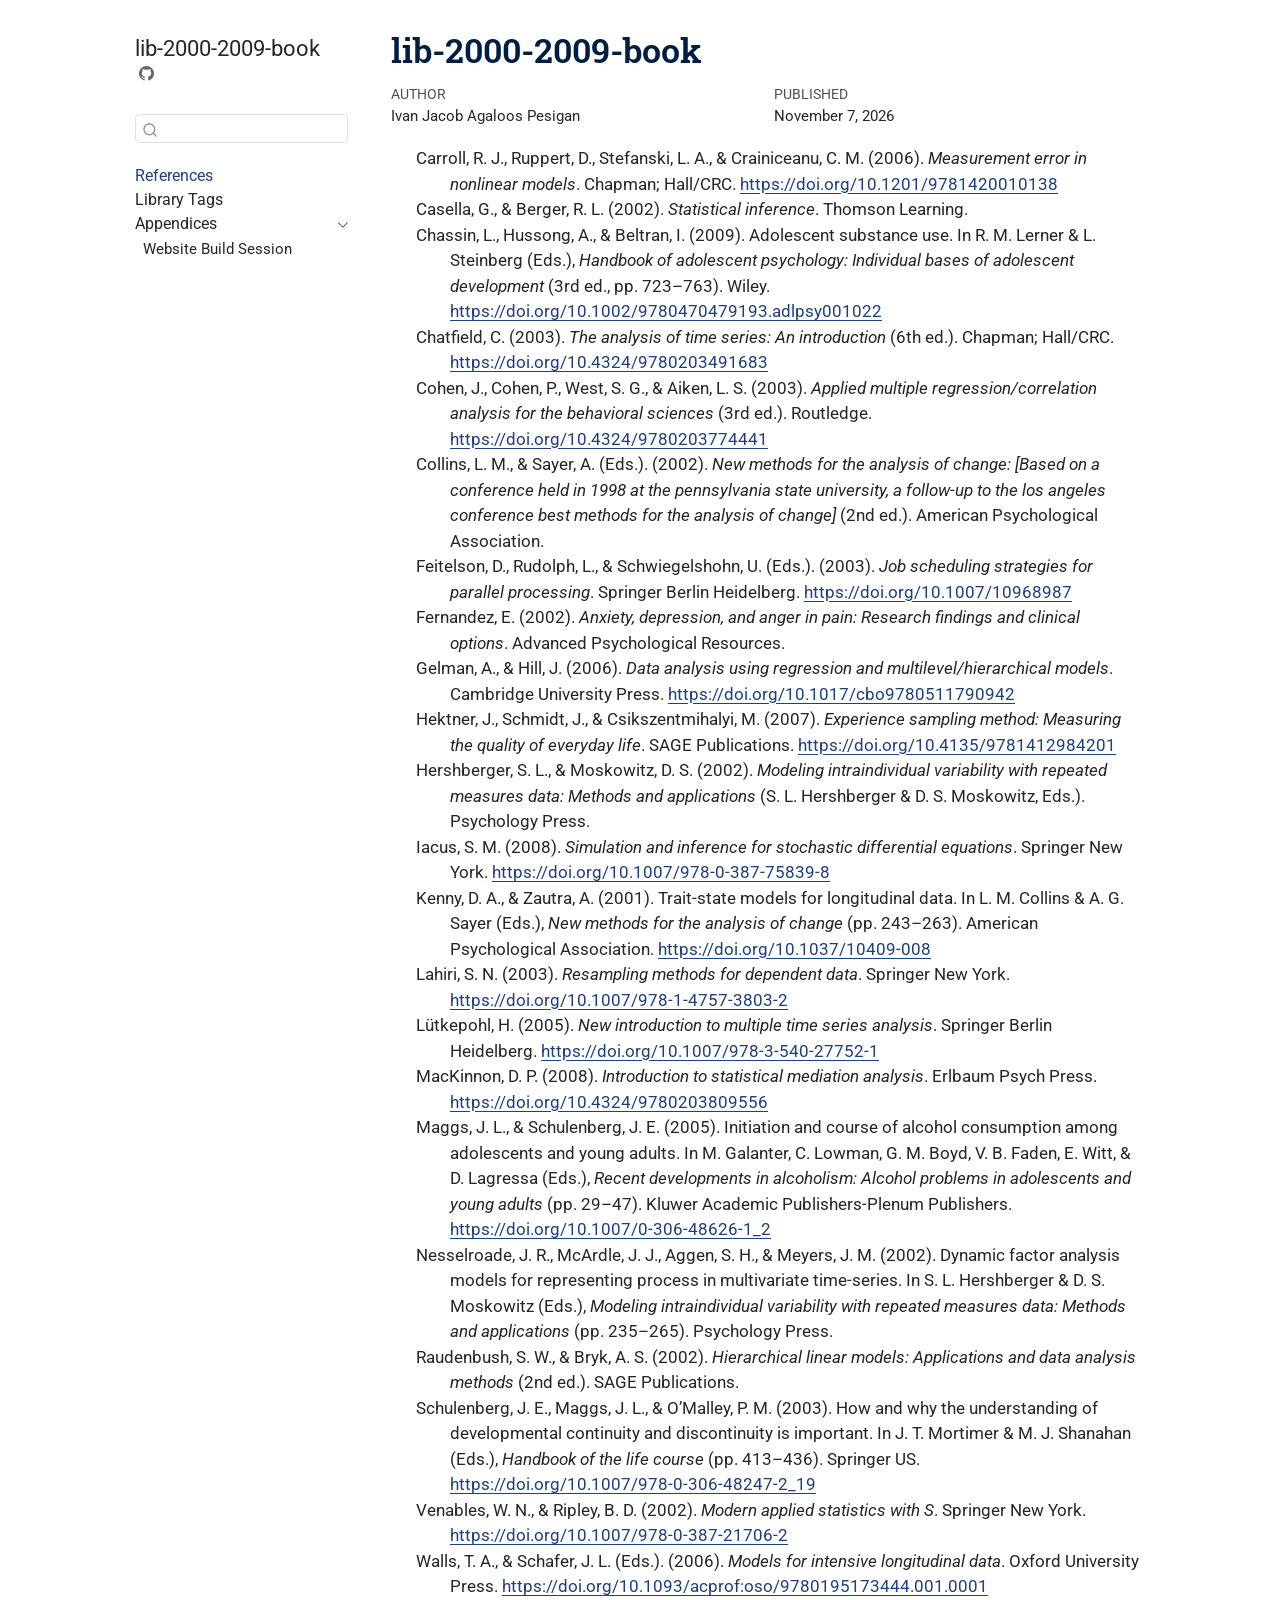
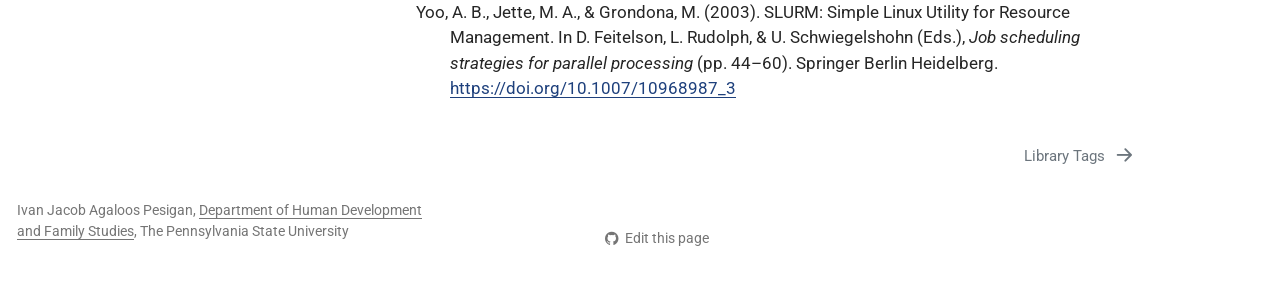
<file: index.html>
<!DOCTYPE html>
<html xmlns="http://www.w3.org/1999/xhtml" lang="en" xml:lang="en"><head>

<meta charset="utf-8">
<meta name="generator" content="quarto-1.10.18">

<meta name="viewport" content="width=device-width, initial-scale=1.0, user-scalable=yes">

<meta name="author" content="Ivan Jacob Agaloos Pesigan">
<meta name="dcterms.date" content="2026-11-07">

<title>lib-2000-2009-book</title>
<style>
/* Default styles provided by pandoc.
** See https://pandoc.org/MANUAL.html#variables-for-html for config info.
*/
span.smallcaps{font-variant: small-caps;}
div.columns{display: flex; gap: 1.5em;}
div.column{flex: auto;}
@media screen {
div.columns{gap: min(4vw, 1.5em);}
div.column{overflow-x: auto;}
}
div.hanging-indent{margin-left: 1.5em; text-indent: -1.5em;}
ul.task-list{list-style: none;}
ul.task-list li input[type="checkbox"] {
  width: 0.8em;
  margin: 0 0.8em 0.2em -1em; /* quarto-specific, see https://github.com/quarto-dev/quarto-cli/issues/4556 */ 
  vertical-align: middle;
}
/* CSS for citations */
div.csl-bib-body { }
div.csl-entry {
  clear: both;
  margin-bottom: 0em;
}
.hanging-indent div.csl-entry {
  margin-left:2em;
  text-indent:-2em;
}
div.csl-left-margin {
  min-width:2em;
  float:left;
}
div.csl-right-inline {
  margin-left:2em;
  padding-left:1em;
}
div.csl-indent {
  margin-left: 2em;
}</style>


<script src="site_libs/quarto-nav/quarto-nav.js"></script>
<script src="site_libs/clipboard/clipboard.min.js"></script>
<script src="site_libs/quarto-search/autocomplete.umd.js"></script>
<script src="site_libs/quarto-search/fuse.min.js"></script>
<script src="site_libs/quarto-search/quarto-search.js"></script>
<meta name="quarto:offset" content="./">
<link href="./.setup/quarto/tags/tags.html" rel="next">
<script src="site_libs/quarto-html/quarto.js" type="module"></script>
<script src="site_libs/quarto-html/tabsets/tabsets.js" type="module"></script>
<script src="site_libs/quarto-html/popper.min.js"></script>
<script src="site_libs/quarto-html/tippy.umd.min.js"></script>
<script src="site_libs/quarto-html/anchor.min.js"></script>
<link href="site_libs/quarto-html/tippy.css" rel="stylesheet">
<link href="site_libs/quarto-html/quarto-syntax-highlighting-9f2e10f040d16531586f8c80be1a4e32.css" rel="stylesheet" id="quarto-text-highlighting-styles">
<script src="site_libs/bootstrap/bootstrap.min.js"></script>
<link href="site_libs/bootstrap/bootstrap-icons.css" rel="stylesheet">
<link href="site_libs/bootstrap/bootstrap-19a6b68ca47ff48d9abaa9a0d3c511cf.min.css" rel="stylesheet" append-hash="true" id="quarto-bootstrap" data-mode="light">
<script id="quarto-search-options" type="application/json">{
  "location": "sidebar",
  "copy-button": false,
  "collapse-after": 3,
  "panel-placement": "start",
  "type": "textbox",
  "limit": 50,
  "keyboard-shortcut": [
    "f",
    "/",
    "s"
  ],
  "show-item-context": false,
  "language": {
    "search-no-results-text": "No results",
    "search-matching-documents-text": "matching documents",
    "search-copy-link-title": "Copy link to search",
    "search-hide-matches-text": "Hide additional matches",
    "search-more-match-text": "more match in this document",
    "search-more-matches-text": "more matches in this document",
    "search-clear-button-title": "Clear",
    "search-text-placeholder": "",
    "search-detached-cancel-button-title": "Cancel",
    "search-submit-button-title": "Submit",
    "search-label": "Search"
  }
}</script>


</head>

<body class="nav-sidebar floating fullcontent quarto-light">

<div id="quarto-search-results"></div>
  <header id="quarto-header" class="headroom fixed-top">
  <nav class="quarto-secondary-nav">
    <div class="container-fluid d-flex">
      <button type="button" class="quarto-btn-toggle btn" data-bs-toggle="collapse" role="button" data-bs-target=".quarto-sidebar-collapse-item" aria-controls="quarto-sidebar" aria-expanded="false" aria-label="Toggle sidebar navigation" onclick="if (window.quartoToggleHeadroom) { window.quartoToggleHeadroom(); }">
        <i class="bi bi-layout-text-sidebar-reverse"></i>
      </button>
        <nav class="quarto-page-breadcrumbs" aria-label="breadcrumb"><ol class="breadcrumb"><li class="breadcrumb-item"><a href="./index.html"><span class="chapter-title">References</span></a></li></ol></nav>
        <a class="flex-grow-1" role="navigation" data-bs-toggle="collapse" data-bs-target=".quarto-sidebar-collapse-item" aria-controls="quarto-sidebar" aria-expanded="false" aria-label="Toggle sidebar navigation" onclick="if (window.quartoToggleHeadroom) { window.quartoToggleHeadroom(); }">      
        </a>
      <button type="button" class="btn quarto-search-button" aria-label="Search" onclick="window.quartoOpenSearch();">
        <i class="bi bi-search"></i>
      </button>
    </div>
  </nav>
</header>
<!-- content -->
<div id="quarto-content" class="quarto-container page-columns page-rows-contents page-layout-article">
<!-- sidebar -->
  <nav id="quarto-sidebar" class="sidebar collapse collapse-horizontal quarto-sidebar-collapse-item sidebar-navigation floating overflow-auto">
    <div class="pt-lg-2 mt-2 text-left sidebar-header">
    <div class="sidebar-title mb-0 py-0">
      <a href="./">lib-2000-2009-book</a> 
        <div class="sidebar-tools-main">
    <a href="https://github.com/ijapesigan/lib-2000-2009-book" title="Source Code" class="quarto-navigation-tool px-1" aria-label="Source Code"><i class="bi bi-github"></i></a>
</div>
    </div>
      </div>
        <div class="mt-2 flex-shrink-0 align-items-center">
        <div class="sidebar-search">
        <div id="quarto-search" class="" title="Search"></div>
        </div>
        </div>
    <div class="sidebar-menu-container"> 
    <ul class="list-unstyled mt-1">
        <li class="sidebar-item">
  <div class="sidebar-item-container"> 
  <a href="./index.html" class="sidebar-item-text sidebar-link active"><span class="chapter-title">References</span></a>
  </div>
</li>
        <li class="sidebar-item">
  <div class="sidebar-item-container"> 
  <a href="./.setup/quarto/tags/tags.html" class="sidebar-item-text sidebar-link"><span class="chapter-title">Library Tags</span></a>
  </div>
</li>
        <li class="sidebar-item sidebar-item-section">
      <div class="sidebar-item-container"> 
            <a class="sidebar-item-text sidebar-link text-start" data-bs-toggle="collapse" data-bs-target="#quarto-sidebar-section-1" role="navigation" aria-expanded="true">
 <span class="menu-text">Appendices</span></a>
          <a class="sidebar-item-toggle text-start" data-bs-toggle="collapse" data-bs-target="#quarto-sidebar-section-1" role="navigation" aria-expanded="true" aria-label="Toggle section">
            <i class="bi bi-chevron-right ms-2"></i>
          </a> 
      </div>
      <ul id="quarto-sidebar-section-1" class="collapse list-unstyled sidebar-section depth1 show">  
          <li class="sidebar-item">
  <div class="sidebar-item-container"> 
  <a href="./.setup/quarto/session/session.html" class="sidebar-item-text sidebar-link"><span class="chapter-title">Website Build Session</span></a>
  </div>
</li>
      </ul>
  </li>
    </ul>
    </div>
</nav>
<div id="quarto-sidebar-glass" class="quarto-sidebar-collapse-item" data-bs-toggle="collapse" data-bs-target=".quarto-sidebar-collapse-item"></div>
<!-- margin-sidebar -->
    
<!-- main -->
<main class="content" id="quarto-document-content">

<header id="title-block-header" class="quarto-title-block default">
<div class="quarto-title">
<h1 class="title">lib-2000-2009-book</h1>
</div>



<div class="quarto-title-meta">

    <div>
    <div class="quarto-title-meta-heading">Author</div>
    <div class="quarto-title-meta-contents">
             <p>Ivan Jacob Agaloos Pesigan </p>
          </div>
  </div>
    
    <div>
    <div class="quarto-title-meta-heading">Published</div>
    <div class="quarto-title-meta-contents">
      <p class="date">November 7, 2026</p>
    </div>
  </div>
  
    
  </div>
  


</header>


<div id="refs" class="references csl-bib-body hanging-indent" data-entry-spacing="0" data-line-spacing="2" role="list">
<div id="ref-Carroll-Ruppert-Stefanski-etal-2006" class="csl-entry" role="listitem">
Carroll, R. J., Ruppert, D., Stefanski, L. A., &amp; Crainiceanu, C. M.
(2006). <em>Measurement error in nonlinear models</em>. Chapman;
Hall/CRC. <a href="https://doi.org/10.1201/9781420010138">https://doi.org/10.1201/9781420010138</a>
</div>
<div id="ref-Casella-Berger-2002" class="csl-entry" role="listitem">
Casella, G., &amp; Berger, R. L. (2002). <em>Statistical inference</em>.
Thomson Learning.
</div>
<div id="ref-Chassin-Hussong-Beltran-2009" class="csl-entry" role="listitem">
Chassin, L., Hussong, A., &amp; Beltran, I. (2009). Adolescent substance
use. In R. M. Lerner &amp; L. Steinberg (Eds.), <em>Handbook of
adolescent psychology: Individual bases of adolescent development</em>
(3rd ed., pp. 723–763). Wiley. <a href="https://doi.org/10.1002/9780470479193.adlpsy001022">https://doi.org/10.1002/9780470479193.adlpsy001022</a>
</div>
<div id="ref-Chatfield-2003" class="csl-entry" role="listitem">
Chatfield, C. (2003). <em>The analysis of time series: An
introduction</em> (6th ed.). Chapman; Hall/CRC. <a href="https://doi.org/10.4324/9780203491683">https://doi.org/10.4324/9780203491683</a>
</div>
<div id="ref-Cohen-Cohen-West-etal-2003" class="csl-entry" role="listitem">
Cohen, J., Cohen, P., West, S. G., &amp; Aiken, L. S. (2003).
<em>Applied multiple regression/correlation analysis for the behavioral
sciences</em> (3rd ed.). Routledge. <a href="https://doi.org/10.4324/9780203774441">https://doi.org/10.4324/9780203774441</a>
</div>
<div id="ref-Collins-Sayer-2002" class="csl-entry" role="listitem">
Collins, L. M., &amp; Sayer, A. (Eds.). (2002). <em>New methods for the
analysis of change: [Based on a conference held in 1998 at the
pennsylvania state university, a follow-up to the los angeles conference
best methods for the analysis of change]</em> (2nd ed.). American
Psychological Association.
</div>
<div id="ref-Feitelson-Rudolph-Schwiegelshohn-2003" class="csl-entry" role="listitem">
Feitelson, D., Rudolph, L., &amp; Schwiegelshohn, U. (Eds.). (2003).
<em>Job scheduling strategies for parallel processing</em>. Springer
Berlin Heidelberg. <a href="https://doi.org/10.1007/10968987">https://doi.org/10.1007/10968987</a>
</div>
<div id="ref-Fernandez-2002" class="csl-entry" role="listitem">
Fernandez, E. (2002). <em>Anxiety, depression, and anger in pain:
Research findings and clinical options</em>. Advanced Psychological
Resources.
</div>
<div id="ref-Gelman-Hill-2006" class="csl-entry" role="listitem">
Gelman, A., &amp; Hill, J. (2006). <em>Data analysis using regression
and multilevel/hierarchical models</em>. Cambridge University Press. <a href="https://doi.org/10.1017/cbo9780511790942">https://doi.org/10.1017/cbo9780511790942</a>
</div>
<div id="ref-Hektner-Schmidt-Csikszentmihalyi-2007" class="csl-entry" role="listitem">
Hektner, J., Schmidt, J., &amp; Csikszentmihalyi, M. (2007).
<em>Experience sampling method: Measuring the quality of everyday
life</em>. SAGE Publications. <a href="https://doi.org/10.4135/9781412984201">https://doi.org/10.4135/9781412984201</a>
</div>
<div id="ref-Hershberger-Moskowitz-2002" class="csl-entry" role="listitem">
Hershberger, S. L., &amp; Moskowitz, D. S. (2002). <em>Modeling
intraindividual variability with repeated measures data: Methods and
applications</em> (S. L. Hershberger &amp; D. S. Moskowitz, Eds.).
Psychology Press.
</div>
<div id="ref-Iacus-2008" class="csl-entry" role="listitem">
Iacus, S. M. (2008). <em>Simulation and inference for stochastic
differential equations</em>. Springer New York. <a href="https://doi.org/10.1007/978-0-387-75839-8">https://doi.org/10.1007/978-0-387-75839-8</a>
</div>
<div id="ref-Kenny-Zautra-2001" class="csl-entry" role="listitem">
Kenny, D. A., &amp; Zautra, A. (2001). Trait-state models for
longitudinal data. In L. M. Collins &amp; A. G. Sayer (Eds.), <em>New
methods for the analysis of change</em> (pp. 243–263). American
Psychological Association. <a href="https://doi.org/10.1037/10409-008">https://doi.org/10.1037/10409-008</a>
</div>
<div id="ref-Lahiri-2003b" class="csl-entry" role="listitem">
Lahiri, S. N. (2003). <em>Resampling methods for dependent data</em>.
Springer New York. <a href="https://doi.org/10.1007/978-1-4757-3803-2">https://doi.org/10.1007/978-1-4757-3803-2</a>
</div>
<div id="ref-Lutkepohl-2005" class="csl-entry" role="listitem">
Lütkepohl, H. (2005). <em>New introduction to multiple time series
analysis</em>. Springer Berlin Heidelberg. <a href="https://doi.org/10.1007/978-3-540-27752-1">https://doi.org/10.1007/978-3-540-27752-1</a>
</div>
<div id="ref-MacKinnon-2008" class="csl-entry" role="listitem">
MacKinnon, D. P. (2008). <em>Introduction to statistical mediation
analysis</em>. Erlbaum Psych Press. <a href="https://doi.org/10.4324/9780203809556">https://doi.org/10.4324/9780203809556</a>
</div>
<div id="ref-Maggs-Schulenberg-2005" class="csl-entry" role="listitem">
Maggs, J. L., &amp; Schulenberg, J. E. (2005). Initiation and course of
alcohol consumption among adolescents and young adults. In M. Galanter,
C. Lowman, G. M. Boyd, V. B. Faden, E. Witt, &amp; D. Lagressa (Eds.),
<em>Recent developments in alcoholism: Alcohol problems in adolescents
and young adults</em> (pp. 29–47). Kluwer Academic Publishers-Plenum
Publishers. <a href="https://doi.org/10.1007/0-306-48626-1_2">https://doi.org/10.1007/0-306-48626-1_2</a>
</div>
<div id="ref-Nesselroade-McArdle-Aggen-etal-2002" class="csl-entry" role="listitem">
Nesselroade, J. R., McArdle, J. J., Aggen, S. H., &amp; Meyers, J. M.
(2002). Dynamic factor analysis models for representing process in
multivariate time-series. In S. L. Hershberger &amp; D. S. Moskowitz
(Eds.), <em>Modeling intraindividual variability with repeated measures
data: Methods and applications</em> (pp. 235–265). Psychology Press.
</div>
<div id="ref-Raudenbush-Bryk-2002" class="csl-entry" role="listitem">
Raudenbush, S. W., &amp; Bryk, A. S. (2002). <em>Hierarchical linear
models: Applications and data analysis methods</em> (2nd ed.). SAGE
Publications.
</div>
<div id="ref-Schulenberg-Maggs-OMalley-2003" class="csl-entry" role="listitem">
Schulenberg, J. E., Maggs, J. L., &amp; O’Malley, P. M. (2003). How and
why the understanding of developmental continuity and discontinuity is
important. In J. T. Mortimer &amp; M. J. Shanahan (Eds.), <em>Handbook
of the life course</em> (pp. 413–436). Springer US. <a href="https://doi.org/10.1007/978-0-306-48247-2_19">https://doi.org/10.1007/978-0-306-48247-2_19</a>
</div>
<div id="ref-Venables-Ripley-2002" class="csl-entry" role="listitem">
Venables, W. N., &amp; Ripley, B. D. (2002). <em>Modern applied
statistics with <span>S</span></em>. Springer New York. <a href="https://doi.org/10.1007/978-0-387-21706-2">https://doi.org/10.1007/978-0-387-21706-2</a>
</div>
<div id="ref-Walls-Schafer-2006" class="csl-entry" role="listitem">
Walls, T. A., &amp; Schafer, J. L. (Eds.). (2006). <em>Models for
intensive longitudinal data</em>. Oxford University Press. <a href="https://doi.org/10.1093/acprof:oso/9780195173444.001.0001">https://doi.org/10.1093/acprof:oso/9780195173444.001.0001</a>
</div>
<div id="ref-Yoo-Jette-Grondona-2003" class="csl-entry" role="listitem">
Yoo, A. B., Jette, M. A., &amp; Grondona, M. (2003). <span class="nocase">SLURM: Simple Linux Utility for Resource
Management</span>. In D. Feitelson, L. Rudolph, &amp; U. Schwiegelshohn
(Eds.), <em>Job scheduling strategies for parallel processing</em> (pp.
44–60). Springer Berlin Heidelberg. <a href="https://doi.org/10.1007/10968987_3">https://doi.org/10.1007/10968987_3</a>
</div>
</div>



</main> <!-- /main -->
<script id="quarto-html-after-body" type="application/javascript">
  window.document.addEventListener("DOMContentLoaded", function (event) {
    const icon = "";
    const anchorJS = new window.AnchorJS();
    anchorJS.options = {
      placement: 'right',
      icon: icon
    };
    anchorJS.add('.anchored');
    const isCodeAnnotation = (el) => {
      for (const clz of el.classList) {
        if (clz.startsWith('code-annotation-')) {                     
          return true;
        }
      }
      return false;
    }
    const onCopySuccess = function(e) {
      // button target
      const button = e.trigger;
      // don't keep focus
      button.blur();
      // flash "checked"
      button.classList.add('code-copy-button-checked');
      var currentTitle = button.getAttribute("title");
      button.setAttribute("title", "Copied!");
      let tooltip;
      if (window.bootstrap) {
        button.setAttribute("data-bs-toggle", "tooltip");
        button.setAttribute("data-bs-placement", "left");
        button.setAttribute("data-bs-title", "Copied!");
        tooltip = new bootstrap.Tooltip(button, 
          { trigger: "manual", 
            customClass: "code-copy-button-tooltip",
            offset: [0, -8]});
        tooltip.show();    
      }
      setTimeout(function() {
        if (tooltip) {
          tooltip.hide();
          button.removeAttribute("data-bs-title");
          button.removeAttribute("data-bs-toggle");
          button.removeAttribute("data-bs-placement");
        }
        button.setAttribute("title", currentTitle);
        button.classList.remove('code-copy-button-checked');
      }, 1000);
      // clear code selection
      e.clearSelection();
    }
    const getTextToCopy = function(trigger) {
      const outerScaffold = trigger.parentElement.cloneNode(true);
      const codeEl = outerScaffold.querySelector('code');
      for (const childEl of codeEl.children) {
        if (isCodeAnnotation(childEl)) {
          childEl.remove();
        }
      }
      return codeEl.innerText;
    }
    const clipboard = new window.ClipboardJS('.code-copy-button:not([data-in-quarto-modal])', {
      text: getTextToCopy
    });
    clipboard.on('success', onCopySuccess);
    if (window.document.getElementById('quarto-embedded-source-code-modal')) {
      const clipboardModal = new window.ClipboardJS('.code-copy-button[data-in-quarto-modal]', {
        text: getTextToCopy,
        container: window.document.getElementById('quarto-embedded-source-code-modal')
      });
      clipboardModal.on('success', onCopySuccess);
    }
      var localhostRegex = new RegExp(/^(?:http|https):\/\/localhost\:?[0-9]*\//);
      var mailtoRegex = new RegExp(/^mailto:/);
        var filterRegex = new RegExp("https:\/\/ijapesigan\.github\.io\/lib-2000-2009-book\/index\.html");
      var isInternal = (href) => {
          return filterRegex.test(href) || localhostRegex.test(href) || mailtoRegex.test(href);
      }
      // Inspect non-navigation links and adorn them if external
     var links = window.document.querySelectorAll('a[href]:not(.nav-link):not(.navbar-brand):not(.toc-action):not(.sidebar-link):not(.sidebar-item-toggle):not(.pagination-link):not(.no-external):not([aria-hidden]):not(.dropdown-item):not(.quarto-navigation-tool):not(.about-link)');
      for (var i=0; i<links.length; i++) {
        const link = links[i];
        if (!isInternal(link.href)) {
          // undo the damage that might have been done by quarto-nav.js in the case of
          // links that we want to consider external
          if (link.dataset.originalHref !== undefined) {
            link.href = link.dataset.originalHref;
          }
        }
      }
    function tippyHover(el, contentFn, onTriggerFn, onUntriggerFn) {
      const config = {
        allowHTML: true,
        maxWidth: 500,
        delay: 100,
        arrow: false,
        appendTo: function(el) {
            return el.parentElement;
        },
        interactive: true,
        interactiveBorder: 10,
        theme: 'quarto',
        placement: 'bottom-start',
      };
      if (contentFn) {
        config.content = contentFn;
      }
      if (onTriggerFn) {
        config.onTrigger = onTriggerFn;
      }
      if (onUntriggerFn) {
        config.onUntrigger = onUntriggerFn;
      }
      window.tippy(el, config); 
    }
    const noterefs = window.document.querySelectorAll('a[role="doc-noteref"]');
    for (var i=0; i<noterefs.length; i++) {
      const ref = noterefs[i];
      tippyHover(ref, function() {
        // use id or data attribute instead here
        let href = ref.getAttribute('data-footnote-href') || ref.getAttribute('href');
        try { href = new URL(href).hash; } catch {}
        const id = href.replace(/^#\/?/, "");
        const note = window.document.getElementById(id);
        if (note) {
          return note.innerHTML;
        } else {
          return "";
        }
      });
    }
    const xrefs = window.document.querySelectorAll('a.quarto-xref');
    const processXRef = (id, note) => {
      // Strip column container classes
      const stripColumnClz = (el) => {
        el.classList.remove("page-full", "page-columns");
        if (el.children) {
          for (const child of el.children) {
            stripColumnClz(child);
          }
        }
      }
      stripColumnClz(note)
      if (id === null || id.startsWith('sec-')) {
        // Special case sections, only their first couple elements
        const container = document.createElement("div");
        if (note.children && note.children.length > 2) {
          container.appendChild(note.children[0].cloneNode(true));
          for (let i = 1; i < note.children.length; i++) {
            const child = note.children[i];
            if (child.tagName === "P" && child.innerText === "") {
              continue;
            } else {
              container.appendChild(child.cloneNode(true));
              break;
            }
          }
          if (window.Quarto?.typesetMath) {
            window.Quarto.typesetMath(container);
          }
          return container.innerHTML
        } else {
          if (window.Quarto?.typesetMath) {
            window.Quarto.typesetMath(note);
          }
          return note.innerHTML;
        }
      } else {
        // Remove any anchor links if they are present
        const anchorLink = note.querySelector('a.anchorjs-link');
        if (anchorLink) {
          anchorLink.remove();
        }
        if (window.Quarto?.typesetMath) {
          window.Quarto.typesetMath(note);
        }
        if (note.classList.contains("callout")) {
          return note.outerHTML;
        } else {
          return note.innerHTML;
        }
      }
    }
    for (var i=0; i<xrefs.length; i++) {
      const xref = xrefs[i];
      tippyHover(xref, undefined, function(instance) {
        instance.disable();
        let url = xref.getAttribute('href');
        let hash = undefined; 
        if (url.startsWith('#')) {
          hash = url;
        } else {
          try { hash = new URL(url).hash; } catch {}
        }
        if (hash) {
          const id = hash.replace(/^#\/?/, "");
          const note = window.document.getElementById(id);
          if (note !== null) {
            try {
              const html = processXRef(id, note.cloneNode(true));
              instance.setContent(html);
            } finally {
              instance.enable();
              instance.show();
            }
          } else {
            // See if we can fetch this
            fetch(url.split('#')[0])
            .then(res => res.text())
            .then(html => {
              const parser = new DOMParser();
              const htmlDoc = parser.parseFromString(html, "text/html");
              const note = htmlDoc.getElementById(id);
              if (note !== null) {
                const html = processXRef(id, note);
                instance.setContent(html);
              } 
            }).finally(() => {
              instance.enable();
              instance.show();
            });
          }
        } else {
          // See if we can fetch a full url (with no hash to target)
          // This is a special case and we should probably do some content thinning / targeting
          fetch(url)
          .then(res => res.text())
          .then(html => {
            const parser = new DOMParser();
            const htmlDoc = parser.parseFromString(html, "text/html");
            const note = htmlDoc.querySelector('main.content');
            if (note !== null) {
              // This should only happen for chapter cross references
              // (since there is no id in the URL)
              // remove the first header
              if (note.children.length > 0 && note.children[0].tagName === "HEADER") {
                note.children[0].remove();
              }
              const html = processXRef(null, note);
              instance.setContent(html);
            } 
          }).finally(() => {
            instance.enable();
            instance.show();
          });
        }
      }, function(instance) {
      });
    }
        let selectedAnnoteEl;
        const selectorForAnnotation = ( cell, annotation) => {
          let cellAttr = 'data-code-cell="' + cell + '"';
          let lineAttr = 'data-code-annotation="' +  annotation + '"';
          const selector = 'span[' + cellAttr + '][' + lineAttr + ']';
          return selector;
        }
        const selectCodeLines = (annoteEl) => {
          const doc = window.document;
          const targetCell = annoteEl.getAttribute("data-target-cell");
          const targetAnnotation = annoteEl.getAttribute("data-target-annotation");
          const annoteSpan = window.document.querySelector(selectorForAnnotation(targetCell, targetAnnotation));
          const lines = annoteSpan.getAttribute("data-code-lines").split(",");
          const lineIds = lines.map((line) => {
            return targetCell + "-" + line;
          })
          let top = null;
          let height = null;
          let parent = null;
          if (lineIds.length > 0) {
              //compute the position of the single el (top and bottom and make a div)
              const el = window.document.getElementById(lineIds[0]);
              top = el.offsetTop;
              height = el.offsetHeight;
              parent = el.parentElement.parentElement;
            if (lineIds.length > 1) {
              const lastEl = window.document.getElementById(lineIds[lineIds.length - 1]);
              const bottom = lastEl.offsetTop + lastEl.offsetHeight;
              height = bottom - top;
            }
            if (top !== null && height !== null && parent !== null) {
              // cook up a div (if necessary) and position it 
              let div = window.document.getElementById("code-annotation-line-highlight");
              if (div === null) {
                div = window.document.createElement("div");
                div.setAttribute("id", "code-annotation-line-highlight");
                div.style.position = 'absolute';
                parent.appendChild(div);
              }
              div.style.top = top - 2 + "px";
              div.style.height = height + 4 + "px";
              div.style.left = 0;
              let gutterDiv = window.document.getElementById("code-annotation-line-highlight-gutter");
              if (gutterDiv === null) {
                gutterDiv = window.document.createElement("div");
                gutterDiv.setAttribute("id", "code-annotation-line-highlight-gutter");
                gutterDiv.style.position = 'absolute';
                const codeCell = window.document.getElementById(targetCell);
                const gutter = codeCell.querySelector('.code-annotation-gutter');
                gutter.appendChild(gutterDiv);
              }
              gutterDiv.style.top = top - 2 + "px";
              gutterDiv.style.height = height + 4 + "px";
            }
            selectedAnnoteEl = annoteEl;
          }
        };
        const unselectCodeLines = () => {
          const elementsIds = ["code-annotation-line-highlight", "code-annotation-line-highlight-gutter"];
          elementsIds.forEach((elId) => {
            const div = window.document.getElementById(elId);
            if (div) {
              div.remove();
            }
          });
          selectedAnnoteEl = undefined;
        };
          // Handle positioning of the toggle
      window.addEventListener(
        "resize",
        throttle(() => {
          elRect = undefined;
          if (selectedAnnoteEl) {
            selectCodeLines(selectedAnnoteEl);
          }
        }, 10)
      );
      function throttle(fn, ms) {
      let throttle = false;
      let timer;
        return (...args) => {
          if(!throttle) { // first call gets through
              fn.apply(this, args);
              throttle = true;
          } else { // all the others get throttled
              if(timer) clearTimeout(timer); // cancel #2
              timer = setTimeout(() => {
                fn.apply(this, args);
                timer = throttle = false;
              }, ms);
          }
        };
      }
        // Attach click handler to the DT
        const annoteDls = window.document.querySelectorAll('dt[data-target-cell]');
        for (const annoteDlNode of annoteDls) {
          annoteDlNode.addEventListener('click', (event) => {
            const clickedEl = event.target;
            if (clickedEl !== selectedAnnoteEl) {
              unselectCodeLines();
              const activeEl = window.document.querySelector('dt[data-target-cell].code-annotation-active');
              if (activeEl) {
                activeEl.classList.remove('code-annotation-active');
              }
              selectCodeLines(clickedEl);
              clickedEl.classList.add('code-annotation-active');
            } else {
              // Unselect the line
              unselectCodeLines();
              clickedEl.classList.remove('code-annotation-active');
            }
          });
        }
    const findCites = (el) => {
      const parentEl = el.parentElement;
      if (parentEl) {
        const cites = parentEl.dataset.cites;
        if (cites) {
          return {
            el,
            cites: cites.split(' ')
          };
        } else {
          return findCites(el.parentElement)
        }
      } else {
        return undefined;
      }
    };
    var bibliorefs = window.document.querySelectorAll('a[role="doc-biblioref"]');
    for (var i=0; i<bibliorefs.length; i++) {
      const ref = bibliorefs[i];
      const citeInfo = findCites(ref);
      if (citeInfo) {
        tippyHover(citeInfo.el, function() {
          var popup = window.document.createElement('div');
          citeInfo.cites.forEach(function(cite) {
            var citeDiv = window.document.createElement('div');
            citeDiv.classList.add('hanging-indent');
            citeDiv.classList.add('csl-entry');
            var biblioDiv = window.document.getElementById('ref-' + cite);
            if (biblioDiv) {
              citeDiv.innerHTML = biblioDiv.innerHTML;
            }
            popup.appendChild(citeDiv);
          });
          return popup.innerHTML;
        });
      }
    }
  });
  </script>
<nav class="page-navigation">
  <div class="nav-page nav-page-previous">
  </div>
  <div class="nav-page nav-page-next">
      <a href="./.setup/quarto/tags/tags.html" class="pagination-link" aria-label="Library Tags">
        <span class="nav-page-text"><span class="chapter-title">Library Tags</span></span> <i class="bi bi-arrow-right-short"></i>
      </a>
  </div>
</nav>
</div> <!-- /content -->
<footer class="footer">
  <div class="nav-footer">
    <div class="nav-footer-left">
<p>Ivan Jacob Agaloos Pesigan, <a href="https://hhd.psu.edu/hdfs">Department of Human Development and Family Studies</a>, The Pennsylvania State University</p>
</div>   
    <div class="nav-footer-center">
      &nbsp;
    <div class="toc-actions"><ul><li><a href="https://github.com/ijapesigan/lib-2000-2009-book/edit/main/index.qmd" class="toc-action"><i class="bi bi-github"></i>Edit this page</a></li></ul></div></div>
    <div class="nav-footer-right">
      &nbsp;
    </div>
  </div>
</footer>




</body></html>
</file>
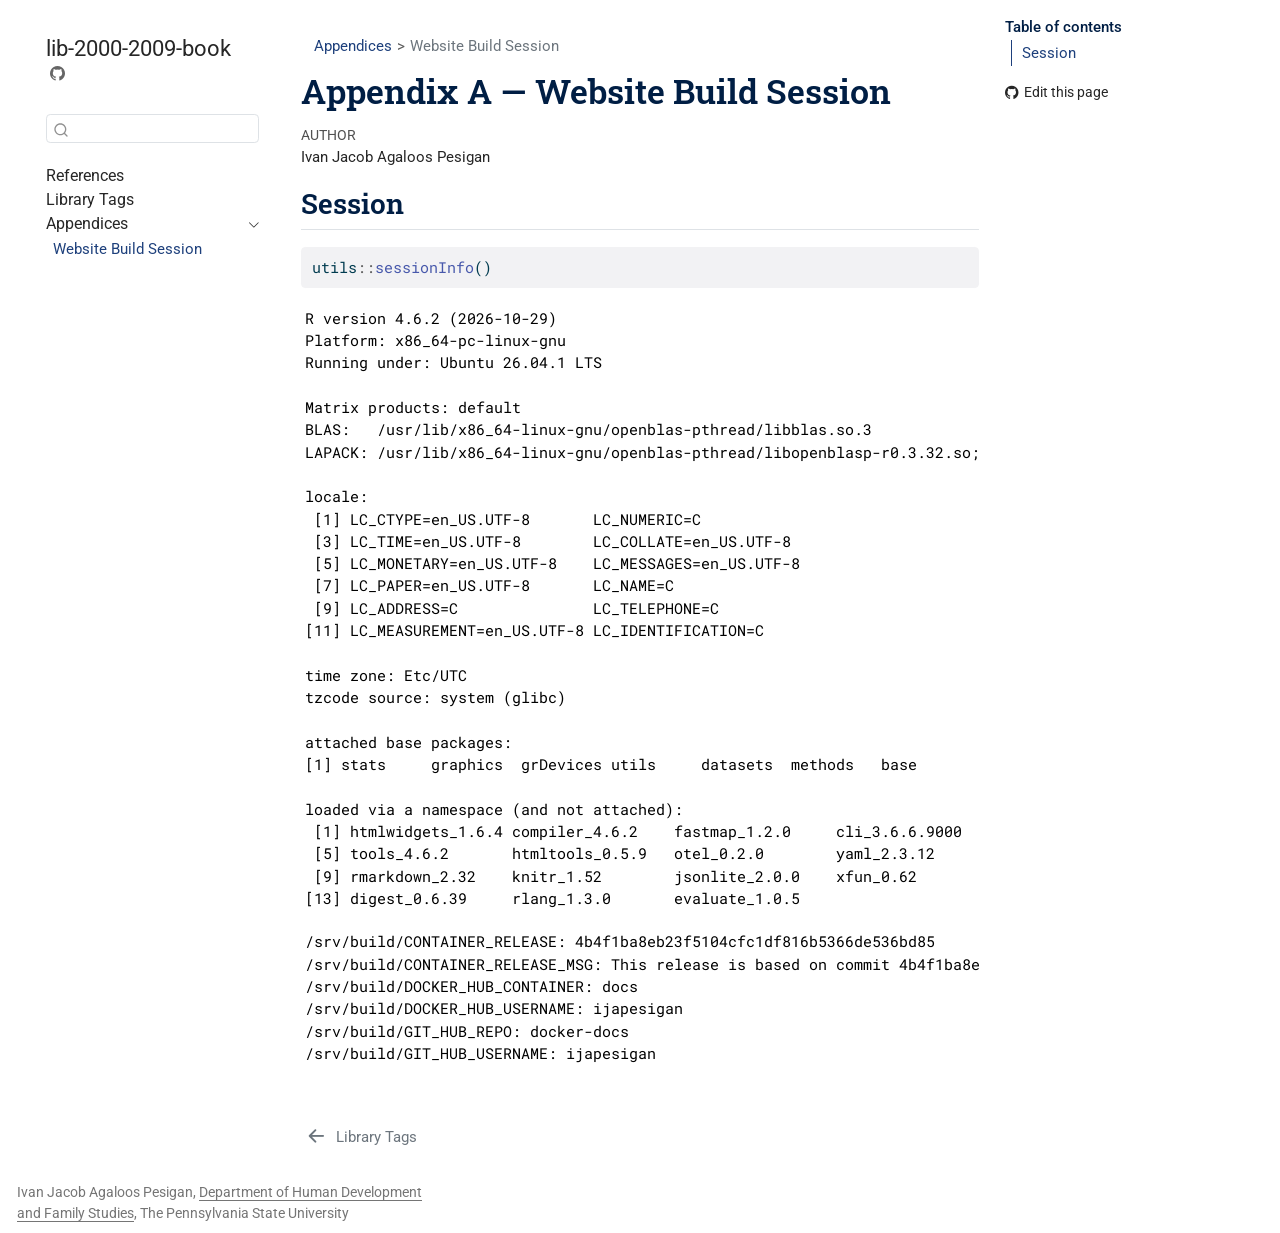
<file: .setup/quarto/session/session.html>
<!DOCTYPE html>
<html xmlns="http://www.w3.org/1999/xhtml" lang="en" xml:lang="en"><head>

<meta charset="utf-8">
<meta name="generator" content="quarto-1.10.18">

<meta name="viewport" content="width=device-width, initial-scale=1.0, user-scalable=yes">

<meta name="author" content="Ivan Jacob Agaloos Pesigan">

<title>Appendix A — Website Build Session – lib-2000-2009-book</title>
<style>
/* Default styles provided by pandoc.
** See https://pandoc.org/MANUAL.html#variables-for-html for config info.
*/
span.smallcaps{font-variant: small-caps;}
div.columns{display: flex; gap: 1.5em;}
div.column{flex: auto;}
@media screen {
div.columns{gap: min(4vw, 1.5em);}
div.column{overflow-x: auto;}
}
div.hanging-indent{margin-left: 1.5em; text-indent: -1.5em;}
ul.task-list{list-style: none;}
ul.task-list li input[type="checkbox"] {
  width: 0.8em;
  margin: 0 0.8em 0.2em -1em; /* quarto-specific, see https://github.com/quarto-dev/quarto-cli/issues/4556 */ 
  vertical-align: middle;
}
/* CSS for syntax highlighting */
html { -webkit-text-size-adjust: 100%; }
pre > code.sourceCode { white-space: pre; position: relative; }
pre > code.sourceCode > span { display: inline-block; line-height: 1.25; }
pre > code.sourceCode > span:empty { height: 1.2em; }
.sourceCode { overflow: visible; }
code.sourceCode > span { color: inherit; text-decoration: inherit; }
div.sourceCode { margin: 1em 0; }
pre.sourceCode { margin: 0; }
@media screen {
div.sourceCode { overflow: auto; }
}
@media print {
pre > code.sourceCode { white-space: pre-wrap; }
pre > code.sourceCode > span { text-indent: -5em; padding-left: 5em; }
}
pre.numberSource code
  { counter-reset: source-line 0; }
pre.numberSource code > span
  { position: relative; left: -4em; counter-increment: source-line; }
pre.numberSource code > span > a:first-child::before
  { content: counter(source-line);
    position: relative; left: -1em; text-align: right; vertical-align: baseline;
    border: none; display: inline-block;
    -webkit-touch-callout: none; -webkit-user-select: none;
    -khtml-user-select: none; -moz-user-select: none;
    -ms-user-select: none; user-select: none;
    padding: 0 4px; width: 4em;
  }
pre.numberSource { margin-left: 3em;  padding-left: 4px; }
div.sourceCode
  {   }
@media screen {
pre > code.sourceCode > span > a:first-child::before { text-decoration: underline; }
}
</style>


<script src="../../../site_libs/quarto-nav/quarto-nav.js"></script>
<script src="../../../site_libs/clipboard/clipboard.min.js"></script>
<script src="../../../site_libs/quarto-search/autocomplete.umd.js"></script>
<script src="../../../site_libs/quarto-search/fuse.min.js"></script>
<script src="../../../site_libs/quarto-search/quarto-search.js"></script>
<meta name="quarto:offset" content="../../../">
<link href="../../../.setup/quarto/tags/tags.html" rel="prev">
<script src="../../../site_libs/quarto-html/quarto.js" type="module"></script>
<script src="../../../site_libs/quarto-html/tabsets/tabsets.js" type="module"></script>
<script src="../../../site_libs/quarto-html/popper.min.js"></script>
<script src="../../../site_libs/quarto-html/tippy.umd.min.js"></script>
<script src="../../../site_libs/quarto-html/anchor.min.js"></script>
<link href="../../../site_libs/quarto-html/tippy.css" rel="stylesheet">
<link href="../../../site_libs/quarto-html/quarto-syntax-highlighting-9f2e10f040d16531586f8c80be1a4e32.css" rel="stylesheet" id="quarto-text-highlighting-styles">
<script src="../../../site_libs/bootstrap/bootstrap.min.js"></script>
<link href="../../../site_libs/bootstrap/bootstrap-icons.css" rel="stylesheet">
<link href="../../../site_libs/bootstrap/bootstrap-19a6b68ca47ff48d9abaa9a0d3c511cf.min.css" rel="stylesheet" append-hash="true" id="quarto-bootstrap" data-mode="light">
<script id="quarto-search-options" type="application/json">{
  "location": "sidebar",
  "copy-button": false,
  "collapse-after": 3,
  "panel-placement": "start",
  "type": "textbox",
  "limit": 50,
  "keyboard-shortcut": [
    "f",
    "/",
    "s"
  ],
  "show-item-context": false,
  "language": {
    "search-no-results-text": "No results",
    "search-matching-documents-text": "matching documents",
    "search-copy-link-title": "Copy link to search",
    "search-hide-matches-text": "Hide additional matches",
    "search-more-match-text": "more match in this document",
    "search-more-matches-text": "more matches in this document",
    "search-clear-button-title": "Clear",
    "search-text-placeholder": "",
    "search-detached-cancel-button-title": "Cancel",
    "search-submit-button-title": "Submit",
    "search-label": "Search"
  }
}</script>


</head>

<body class="nav-sidebar floating quarto-light">

<div id="quarto-search-results"></div>
  <header id="quarto-header" class="headroom fixed-top">
  <nav class="quarto-secondary-nav">
    <div class="container-fluid d-flex">
      <button type="button" class="quarto-btn-toggle btn" data-bs-toggle="collapse" role="button" data-bs-target=".quarto-sidebar-collapse-item" aria-controls="quarto-sidebar" aria-expanded="false" aria-label="Toggle sidebar navigation" onclick="if (window.quartoToggleHeadroom) { window.quartoToggleHeadroom(); }">
        <i class="bi bi-layout-text-sidebar-reverse"></i>
      </button>
        <nav class="quarto-page-breadcrumbs" aria-label="breadcrumb"><ol class="breadcrumb"><li class="breadcrumb-item"><a href="../../../.setup/quarto/session/session.html">Appendices</a></li><li class="breadcrumb-item"><a href="../../../.setup/quarto/session/session.html"><span class="chapter-title">Website Build Session</span></a></li></ol></nav>
        <a class="flex-grow-1" role="navigation" data-bs-toggle="collapse" data-bs-target=".quarto-sidebar-collapse-item" aria-controls="quarto-sidebar" aria-expanded="false" aria-label="Toggle sidebar navigation" onclick="if (window.quartoToggleHeadroom) { window.quartoToggleHeadroom(); }">      
        </a>
      <button type="button" class="btn quarto-search-button" aria-label="Search" onclick="window.quartoOpenSearch();">
        <i class="bi bi-search"></i>
      </button>
    </div>
  </nav>
</header>
<!-- content -->
<div id="quarto-content" class="quarto-container page-columns page-rows-contents page-layout-article">
<!-- sidebar -->
  <nav id="quarto-sidebar" class="sidebar collapse collapse-horizontal quarto-sidebar-collapse-item sidebar-navigation floating overflow-auto">
    <div class="pt-lg-2 mt-2 text-left sidebar-header">
    <div class="sidebar-title mb-0 py-0">
      <a href="../../../">lib-2000-2009-book</a> 
        <div class="sidebar-tools-main">
    <a href="https://github.com/ijapesigan/lib-2000-2009-book" title="Source Code" class="quarto-navigation-tool px-1" aria-label="Source Code"><i class="bi bi-github"></i></a>
</div>
    </div>
      </div>
        <div class="mt-2 flex-shrink-0 align-items-center">
        <div class="sidebar-search">
        <div id="quarto-search" class="" title="Search"></div>
        </div>
        </div>
    <div class="sidebar-menu-container"> 
    <ul class="list-unstyled mt-1">
        <li class="sidebar-item">
  <div class="sidebar-item-container"> 
  <a href="../../../index.html" class="sidebar-item-text sidebar-link"><span class="chapter-title">References</span></a>
  </div>
</li>
        <li class="sidebar-item">
  <div class="sidebar-item-container"> 
  <a href="../../../.setup/quarto/tags/tags.html" class="sidebar-item-text sidebar-link"><span class="chapter-title">Library Tags</span></a>
  </div>
</li>
        <li class="sidebar-item sidebar-item-section">
      <div class="sidebar-item-container"> 
            <a class="sidebar-item-text sidebar-link text-start" data-bs-toggle="collapse" data-bs-target="#quarto-sidebar-section-1" role="navigation" aria-expanded="true">
 <span class="menu-text">Appendices</span></a>
          <a class="sidebar-item-toggle text-start" data-bs-toggle="collapse" data-bs-target="#quarto-sidebar-section-1" role="navigation" aria-expanded="true" aria-label="Toggle section">
            <i class="bi bi-chevron-right ms-2"></i>
          </a> 
      </div>
      <ul id="quarto-sidebar-section-1" class="collapse list-unstyled sidebar-section depth1 show">  
          <li class="sidebar-item">
  <div class="sidebar-item-container"> 
  <a href="../../../.setup/quarto/session/session.html" class="sidebar-item-text sidebar-link active"><span class="chapter-title">Website Build Session</span></a>
  </div>
</li>
      </ul>
  </li>
    </ul>
    </div>
</nav>
<div id="quarto-sidebar-glass" class="quarto-sidebar-collapse-item" data-bs-toggle="collapse" data-bs-target=".quarto-sidebar-collapse-item"></div>
<!-- margin-sidebar -->
    <div id="quarto-margin-sidebar" class="sidebar margin-sidebar">
        <nav id="TOC" role="doc-toc" class="toc-active">
    <h2 id="toc-title">Table of contents</h2>
   
  <ul>
  <li><a href="#session" id="toc-session" class="nav-link active" data-scroll-target="#session">Session</a></li>
  </ul>
<div class="toc-actions"><ul><li><a href="https://github.com/ijapesigan/lib-2000-2009-book/edit/main/.setup/quarto/session/session.qmd" class="toc-action"><i class="bi bi-github"></i>Edit this page</a></li></ul></div></nav>
    </div>
<!-- main -->
<main class="content" id="quarto-document-content">

<header id="title-block-header" class="quarto-title-block default"><nav class="quarto-page-breadcrumbs quarto-title-breadcrumbs d-none d-lg-block" aria-label="breadcrumb"><ol class="breadcrumb"><li class="breadcrumb-item"><a href="../../../.setup/quarto/session/session.html">Appendices</a></li><li class="breadcrumb-item"><a href="../../../.setup/quarto/session/session.html"><span class="chapter-title">Website Build Session</span></a></li></ol></nav>
<div class="quarto-title">
<h1 class="title">Appendix A — Website Build Session</h1>
</div>



<div class="quarto-title-meta">

    <div>
    <div class="quarto-title-meta-heading">Author</div>
    <div class="quarto-title-meta-contents">
             <p>Ivan Jacob Agaloos Pesigan </p>
          </div>
  </div>
    
  
    
  </div>
  


</header>


<section id="session" class="level2">
<h2 class="anchored" data-anchor-id="session">Session</h2>
<div class="cell">
<div class="code-copy-outer-scaffold"><div class="sourceCode cell-code" id="cb1"><pre class="sourceCode r code-with-copy"><code class="sourceCode r"><span id="cb1-1"><a href="#cb1-1" aria-hidden="true" tabindex="-1"></a>utils<span class="sc">::</span><span class="fu">sessionInfo</span>()</span></code></pre></div><button title="Copy to Clipboard" class="code-copy-button"><i class="bi"></i></button></div>
<div class="cell-output cell-output-stdout">
<pre><code>R version 4.6.2 (2026-10-29)
Platform: x86_64-pc-linux-gnu
Running under: Ubuntu 26.04.1 LTS

Matrix products: default
BLAS:   /usr/lib/x86_64-linux-gnu/openblas-pthread/libblas.so.3 
LAPACK: /usr/lib/x86_64-linux-gnu/openblas-pthread/libopenblasp-r0.3.32.so;  LAPACK version 3.12.0

locale:
 [1] LC_CTYPE=en_US.UTF-8       LC_NUMERIC=C              
 [3] LC_TIME=en_US.UTF-8        LC_COLLATE=en_US.UTF-8    
 [5] LC_MONETARY=en_US.UTF-8    LC_MESSAGES=en_US.UTF-8   
 [7] LC_PAPER=en_US.UTF-8       LC_NAME=C                 
 [9] LC_ADDRESS=C               LC_TELEPHONE=C            
[11] LC_MEASUREMENT=en_US.UTF-8 LC_IDENTIFICATION=C       

time zone: Etc/UTC
tzcode source: system (glibc)

attached base packages:
[1] stats     graphics  grDevices utils     datasets  methods   base     

loaded via a namespace (and not attached):
 [1] htmlwidgets_1.6.4 compiler_4.6.2    fastmap_1.2.0     cli_3.6.6.9000   
 [5] tools_4.6.2       htmltools_0.5.9   otel_0.2.0        yaml_2.3.12      
 [9] rmarkdown_2.32    knitr_1.52        jsonlite_2.0.0    xfun_0.62        
[13] digest_0.6.39     rlang_1.3.0       evaluate_1.0.5   </code></pre>
</div>
</div>
<div class="cell">
<div class="cell-output cell-output-stdout">
<pre><code>/srv/build/CONTAINER_RELEASE: 4b4f1ba8eb23f5104cfc1df816b5366de536bd85
/srv/build/CONTAINER_RELEASE_MSG: This release is based on commit 4b4f1ba8eb23f5104cfc1df816b5366de536bd85.
/srv/build/DOCKER_HUB_CONTAINER: docs
/srv/build/DOCKER_HUB_USERNAME: ijapesigan
/srv/build/GIT_HUB_REPO: docker-docs
/srv/build/GIT_HUB_USERNAME: ijapesigan</code></pre>
</div>
</div>


</section>

</main> <!-- /main -->
<script id="quarto-html-after-body" type="application/javascript">
  window.document.addEventListener("DOMContentLoaded", function (event) {
    const icon = "";
    const anchorJS = new window.AnchorJS();
    anchorJS.options = {
      placement: 'right',
      icon: icon
    };
    anchorJS.add('.anchored');
    const isCodeAnnotation = (el) => {
      for (const clz of el.classList) {
        if (clz.startsWith('code-annotation-')) {                     
          return true;
        }
      }
      return false;
    }
    const onCopySuccess = function(e) {
      // button target
      const button = e.trigger;
      // don't keep focus
      button.blur();
      // flash "checked"
      button.classList.add('code-copy-button-checked');
      var currentTitle = button.getAttribute("title");
      button.setAttribute("title", "Copied!");
      let tooltip;
      if (window.bootstrap) {
        button.setAttribute("data-bs-toggle", "tooltip");
        button.setAttribute("data-bs-placement", "left");
        button.setAttribute("data-bs-title", "Copied!");
        tooltip = new bootstrap.Tooltip(button, 
          { trigger: "manual", 
            customClass: "code-copy-button-tooltip",
            offset: [0, -8]});
        tooltip.show();    
      }
      setTimeout(function() {
        if (tooltip) {
          tooltip.hide();
          button.removeAttribute("data-bs-title");
          button.removeAttribute("data-bs-toggle");
          button.removeAttribute("data-bs-placement");
        }
        button.setAttribute("title", currentTitle);
        button.classList.remove('code-copy-button-checked');
      }, 1000);
      // clear code selection
      e.clearSelection();
    }
    const getTextToCopy = function(trigger) {
      const outerScaffold = trigger.parentElement.cloneNode(true);
      const codeEl = outerScaffold.querySelector('code');
      for (const childEl of codeEl.children) {
        if (isCodeAnnotation(childEl)) {
          childEl.remove();
        }
      }
      return codeEl.innerText;
    }
    const clipboard = new window.ClipboardJS('.code-copy-button:not([data-in-quarto-modal])', {
      text: getTextToCopy
    });
    clipboard.on('success', onCopySuccess);
    if (window.document.getElementById('quarto-embedded-source-code-modal')) {
      const clipboardModal = new window.ClipboardJS('.code-copy-button[data-in-quarto-modal]', {
        text: getTextToCopy,
        container: window.document.getElementById('quarto-embedded-source-code-modal')
      });
      clipboardModal.on('success', onCopySuccess);
    }
      var localhostRegex = new RegExp(/^(?:http|https):\/\/localhost\:?[0-9]*\//);
      var mailtoRegex = new RegExp(/^mailto:/);
        var filterRegex = new RegExp("https:\/\/ijapesigan\.github\.io\/lib-2000-2009-book\/index\.html");
      var isInternal = (href) => {
          return filterRegex.test(href) || localhostRegex.test(href) || mailtoRegex.test(href);
      }
      // Inspect non-navigation links and adorn them if external
     var links = window.document.querySelectorAll('a[href]:not(.nav-link):not(.navbar-brand):not(.toc-action):not(.sidebar-link):not(.sidebar-item-toggle):not(.pagination-link):not(.no-external):not([aria-hidden]):not(.dropdown-item):not(.quarto-navigation-tool):not(.about-link)');
      for (var i=0; i<links.length; i++) {
        const link = links[i];
        if (!isInternal(link.href)) {
          // undo the damage that might have been done by quarto-nav.js in the case of
          // links that we want to consider external
          if (link.dataset.originalHref !== undefined) {
            link.href = link.dataset.originalHref;
          }
        }
      }
    function tippyHover(el, contentFn, onTriggerFn, onUntriggerFn) {
      const config = {
        allowHTML: true,
        maxWidth: 500,
        delay: 100,
        arrow: false,
        appendTo: function(el) {
            return el.parentElement;
        },
        interactive: true,
        interactiveBorder: 10,
        theme: 'quarto',
        placement: 'bottom-start',
      };
      if (contentFn) {
        config.content = contentFn;
      }
      if (onTriggerFn) {
        config.onTrigger = onTriggerFn;
      }
      if (onUntriggerFn) {
        config.onUntrigger = onUntriggerFn;
      }
      window.tippy(el, config); 
    }
    const noterefs = window.document.querySelectorAll('a[role="doc-noteref"]');
    for (var i=0; i<noterefs.length; i++) {
      const ref = noterefs[i];
      tippyHover(ref, function() {
        // use id or data attribute instead here
        let href = ref.getAttribute('data-footnote-href') || ref.getAttribute('href');
        try { href = new URL(href).hash; } catch {}
        const id = href.replace(/^#\/?/, "");
        const note = window.document.getElementById(id);
        if (note) {
          return note.innerHTML;
        } else {
          return "";
        }
      });
    }
    const xrefs = window.document.querySelectorAll('a.quarto-xref');
    const processXRef = (id, note) => {
      // Strip column container classes
      const stripColumnClz = (el) => {
        el.classList.remove("page-full", "page-columns");
        if (el.children) {
          for (const child of el.children) {
            stripColumnClz(child);
          }
        }
      }
      stripColumnClz(note)
      if (id === null || id.startsWith('sec-')) {
        // Special case sections, only their first couple elements
        const container = document.createElement("div");
        if (note.children && note.children.length > 2) {
          container.appendChild(note.children[0].cloneNode(true));
          for (let i = 1; i < note.children.length; i++) {
            const child = note.children[i];
            if (child.tagName === "P" && child.innerText === "") {
              continue;
            } else {
              container.appendChild(child.cloneNode(true));
              break;
            }
          }
          if (window.Quarto?.typesetMath) {
            window.Quarto.typesetMath(container);
          }
          return container.innerHTML
        } else {
          if (window.Quarto?.typesetMath) {
            window.Quarto.typesetMath(note);
          }
          return note.innerHTML;
        }
      } else {
        // Remove any anchor links if they are present
        const anchorLink = note.querySelector('a.anchorjs-link');
        if (anchorLink) {
          anchorLink.remove();
        }
        if (window.Quarto?.typesetMath) {
          window.Quarto.typesetMath(note);
        }
        if (note.classList.contains("callout")) {
          return note.outerHTML;
        } else {
          return note.innerHTML;
        }
      }
    }
    for (var i=0; i<xrefs.length; i++) {
      const xref = xrefs[i];
      tippyHover(xref, undefined, function(instance) {
        instance.disable();
        let url = xref.getAttribute('href');
        let hash = undefined; 
        if (url.startsWith('#')) {
          hash = url;
        } else {
          try { hash = new URL(url).hash; } catch {}
        }
        if (hash) {
          const id = hash.replace(/^#\/?/, "");
          const note = window.document.getElementById(id);
          if (note !== null) {
            try {
              const html = processXRef(id, note.cloneNode(true));
              instance.setContent(html);
            } finally {
              instance.enable();
              instance.show();
            }
          } else {
            // See if we can fetch this
            fetch(url.split('#')[0])
            .then(res => res.text())
            .then(html => {
              const parser = new DOMParser();
              const htmlDoc = parser.parseFromString(html, "text/html");
              const note = htmlDoc.getElementById(id);
              if (note !== null) {
                const html = processXRef(id, note);
                instance.setContent(html);
              } 
            }).finally(() => {
              instance.enable();
              instance.show();
            });
          }
        } else {
          // See if we can fetch a full url (with no hash to target)
          // This is a special case and we should probably do some content thinning / targeting
          fetch(url)
          .then(res => res.text())
          .then(html => {
            const parser = new DOMParser();
            const htmlDoc = parser.parseFromString(html, "text/html");
            const note = htmlDoc.querySelector('main.content');
            if (note !== null) {
              // This should only happen for chapter cross references
              // (since there is no id in the URL)
              // remove the first header
              if (note.children.length > 0 && note.children[0].tagName === "HEADER") {
                note.children[0].remove();
              }
              const html = processXRef(null, note);
              instance.setContent(html);
            } 
          }).finally(() => {
            instance.enable();
            instance.show();
          });
        }
      }, function(instance) {
      });
    }
        let selectedAnnoteEl;
        const selectorForAnnotation = ( cell, annotation) => {
          let cellAttr = 'data-code-cell="' + cell + '"';
          let lineAttr = 'data-code-annotation="' +  annotation + '"';
          const selector = 'span[' + cellAttr + '][' + lineAttr + ']';
          return selector;
        }
        const selectCodeLines = (annoteEl) => {
          const doc = window.document;
          const targetCell = annoteEl.getAttribute("data-target-cell");
          const targetAnnotation = annoteEl.getAttribute("data-target-annotation");
          const annoteSpan = window.document.querySelector(selectorForAnnotation(targetCell, targetAnnotation));
          const lines = annoteSpan.getAttribute("data-code-lines").split(",");
          const lineIds = lines.map((line) => {
            return targetCell + "-" + line;
          })
          let top = null;
          let height = null;
          let parent = null;
          if (lineIds.length > 0) {
              //compute the position of the single el (top and bottom and make a div)
              const el = window.document.getElementById(lineIds[0]);
              top = el.offsetTop;
              height = el.offsetHeight;
              parent = el.parentElement.parentElement;
            if (lineIds.length > 1) {
              const lastEl = window.document.getElementById(lineIds[lineIds.length - 1]);
              const bottom = lastEl.offsetTop + lastEl.offsetHeight;
              height = bottom - top;
            }
            if (top !== null && height !== null && parent !== null) {
              // cook up a div (if necessary) and position it 
              let div = window.document.getElementById("code-annotation-line-highlight");
              if (div === null) {
                div = window.document.createElement("div");
                div.setAttribute("id", "code-annotation-line-highlight");
                div.style.position = 'absolute';
                parent.appendChild(div);
              }
              div.style.top = top - 2 + "px";
              div.style.height = height + 4 + "px";
              div.style.left = 0;
              let gutterDiv = window.document.getElementById("code-annotation-line-highlight-gutter");
              if (gutterDiv === null) {
                gutterDiv = window.document.createElement("div");
                gutterDiv.setAttribute("id", "code-annotation-line-highlight-gutter");
                gutterDiv.style.position = 'absolute';
                const codeCell = window.document.getElementById(targetCell);
                const gutter = codeCell.querySelector('.code-annotation-gutter');
                gutter.appendChild(gutterDiv);
              }
              gutterDiv.style.top = top - 2 + "px";
              gutterDiv.style.height = height + 4 + "px";
            }
            selectedAnnoteEl = annoteEl;
          }
        };
        const unselectCodeLines = () => {
          const elementsIds = ["code-annotation-line-highlight", "code-annotation-line-highlight-gutter"];
          elementsIds.forEach((elId) => {
            const div = window.document.getElementById(elId);
            if (div) {
              div.remove();
            }
          });
          selectedAnnoteEl = undefined;
        };
          // Handle positioning of the toggle
      window.addEventListener(
        "resize",
        throttle(() => {
          elRect = undefined;
          if (selectedAnnoteEl) {
            selectCodeLines(selectedAnnoteEl);
          }
        }, 10)
      );
      function throttle(fn, ms) {
      let throttle = false;
      let timer;
        return (...args) => {
          if(!throttle) { // first call gets through
              fn.apply(this, args);
              throttle = true;
          } else { // all the others get throttled
              if(timer) clearTimeout(timer); // cancel #2
              timer = setTimeout(() => {
                fn.apply(this, args);
                timer = throttle = false;
              }, ms);
          }
        };
      }
        // Attach click handler to the DT
        const annoteDls = window.document.querySelectorAll('dt[data-target-cell]');
        for (const annoteDlNode of annoteDls) {
          annoteDlNode.addEventListener('click', (event) => {
            const clickedEl = event.target;
            if (clickedEl !== selectedAnnoteEl) {
              unselectCodeLines();
              const activeEl = window.document.querySelector('dt[data-target-cell].code-annotation-active');
              if (activeEl) {
                activeEl.classList.remove('code-annotation-active');
              }
              selectCodeLines(clickedEl);
              clickedEl.classList.add('code-annotation-active');
            } else {
              // Unselect the line
              unselectCodeLines();
              clickedEl.classList.remove('code-annotation-active');
            }
          });
        }
    const findCites = (el) => {
      const parentEl = el.parentElement;
      if (parentEl) {
        const cites = parentEl.dataset.cites;
        if (cites) {
          return {
            el,
            cites: cites.split(' ')
          };
        } else {
          return findCites(el.parentElement)
        }
      } else {
        return undefined;
      }
    };
    var bibliorefs = window.document.querySelectorAll('a[role="doc-biblioref"]');
    for (var i=0; i<bibliorefs.length; i++) {
      const ref = bibliorefs[i];
      const citeInfo = findCites(ref);
      if (citeInfo) {
        tippyHover(citeInfo.el, function() {
          var popup = window.document.createElement('div');
          citeInfo.cites.forEach(function(cite) {
            var citeDiv = window.document.createElement('div');
            citeDiv.classList.add('hanging-indent');
            citeDiv.classList.add('csl-entry');
            var biblioDiv = window.document.getElementById('ref-' + cite);
            if (biblioDiv) {
              citeDiv.innerHTML = biblioDiv.innerHTML;
            }
            popup.appendChild(citeDiv);
          });
          return popup.innerHTML;
        });
      }
    }
  });
  </script>
<nav class="page-navigation">
  <div class="nav-page nav-page-previous">
      <a href="../../../.setup/quarto/tags/tags.html" class="pagination-link" aria-label="Library Tags">
        <i class="bi bi-arrow-left-short"></i> <span class="nav-page-text"><span class="chapter-title">Library Tags</span></span>
      </a>          
  </div>
  <div class="nav-page nav-page-next">
  </div>
</nav>
</div> <!-- /content -->
<footer class="footer">
  <div class="nav-footer">
    <div class="nav-footer-left">
<p>Ivan Jacob Agaloos Pesigan, <a href="https://hhd.psu.edu/hdfs">Department of Human Development and Family Studies</a>, The Pennsylvania State University</p>
</div>   
    <div class="nav-footer-center">
      &nbsp;
    <div class="toc-actions d-sm-block d-md-none"><ul><li><a href="https://github.com/ijapesigan/lib-2000-2009-book/edit/main/.setup/quarto/session/session.qmd" class="toc-action"><i class="bi bi-github"></i>Edit this page</a></li></ul></div></div>
    <div class="nav-footer-right">
      &nbsp;
    </div>
  </div>
</footer>




</body></html>
</file>
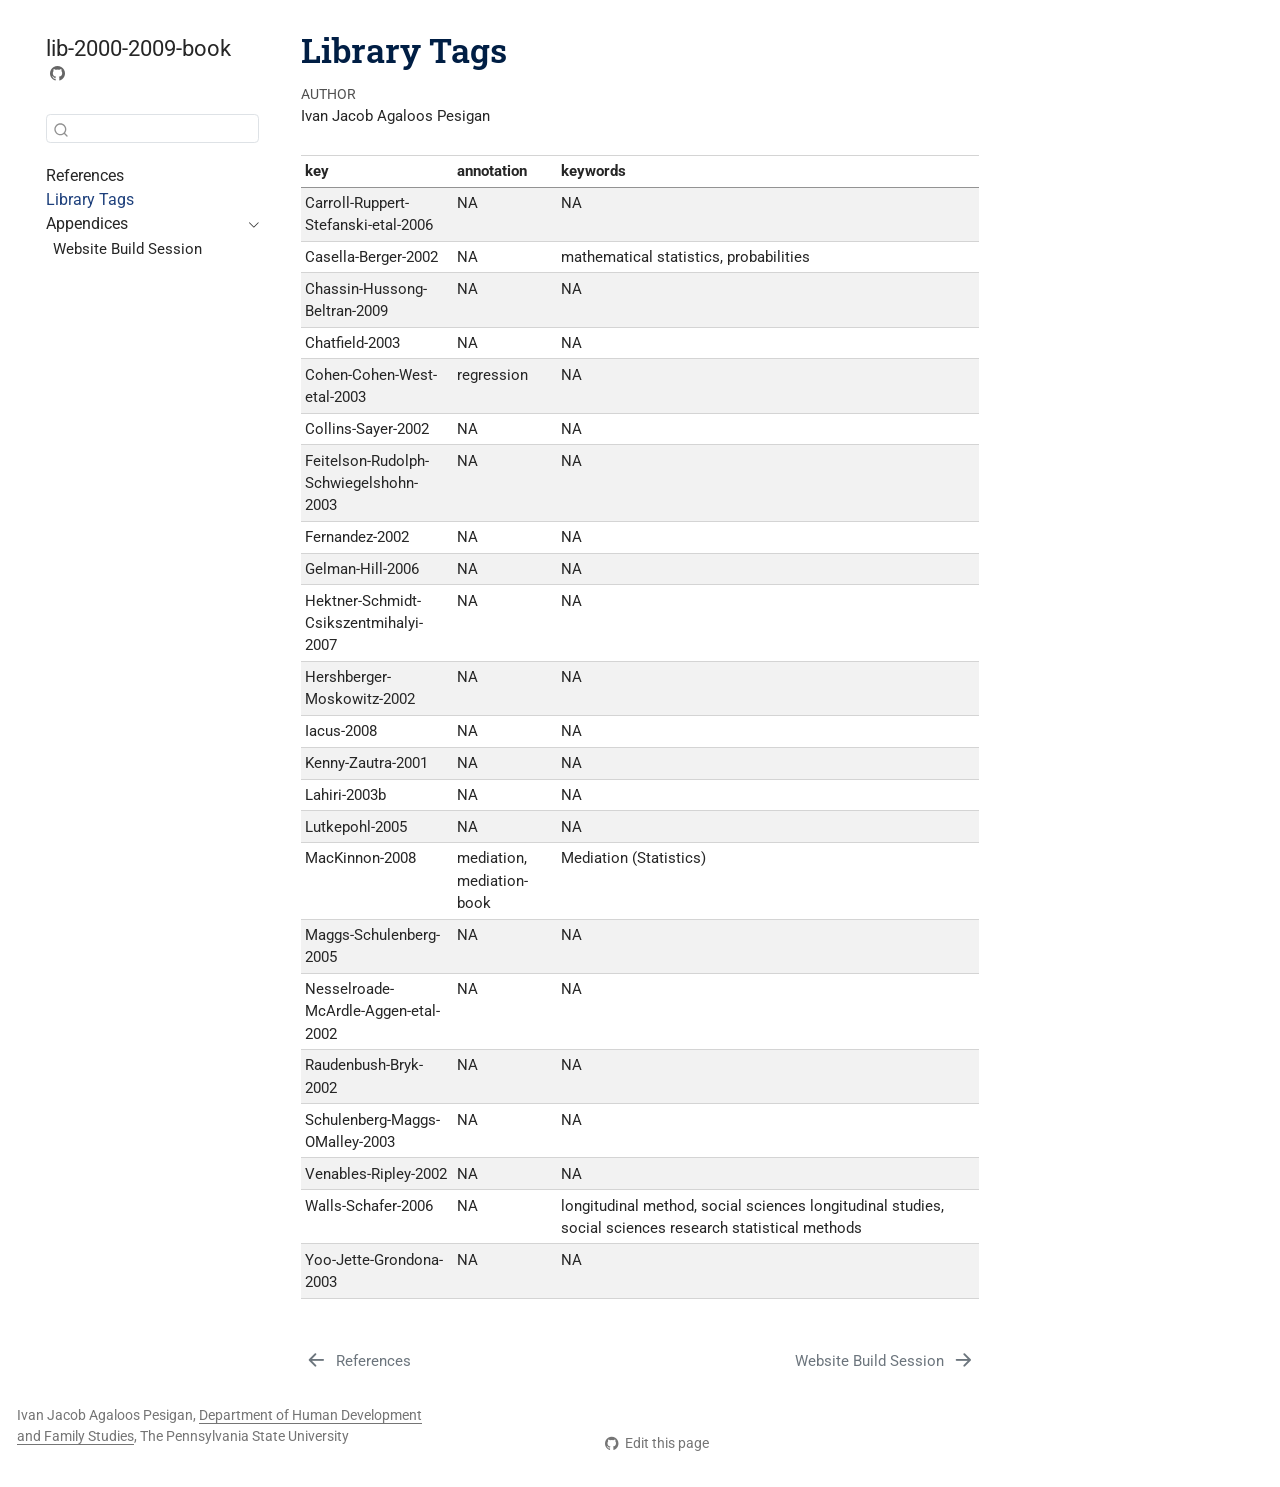
<file: .setup/quarto/tags/tags.html>
<!DOCTYPE html>
<html xmlns="http://www.w3.org/1999/xhtml" lang="en" xml:lang="en"><head>

<meta charset="utf-8">
<meta name="generator" content="quarto-1.10.18">

<meta name="viewport" content="width=device-width, initial-scale=1.0, user-scalable=yes">

<meta name="author" content="Ivan Jacob Agaloos Pesigan">

<title>Library Tags – lib-2000-2009-book</title>
<style>
/* Default styles provided by pandoc.
** See https://pandoc.org/MANUAL.html#variables-for-html for config info.
*/
span.smallcaps{font-variant: small-caps;}
div.columns{display: flex; gap: 1.5em;}
div.column{flex: auto;}
@media screen {
div.columns{gap: min(4vw, 1.5em);}
div.column{overflow-x: auto;}
}
div.hanging-indent{margin-left: 1.5em; text-indent: -1.5em;}
ul.task-list{list-style: none;}
ul.task-list li input[type="checkbox"] {
  width: 0.8em;
  margin: 0 0.8em 0.2em -1em; /* quarto-specific, see https://github.com/quarto-dev/quarto-cli/issues/4556 */ 
  vertical-align: middle;
}
</style>


<script src="../../../site_libs/quarto-nav/quarto-nav.js"></script>
<script src="../../../site_libs/clipboard/clipboard.min.js"></script>
<script src="../../../site_libs/quarto-search/autocomplete.umd.js"></script>
<script src="../../../site_libs/quarto-search/fuse.min.js"></script>
<script src="../../../site_libs/quarto-search/quarto-search.js"></script>
<meta name="quarto:offset" content="../../../">
<link href="../../../.setup/quarto/session/session.html" rel="next">
<link href="../../../index.html" rel="prev">
<script src="../../../site_libs/quarto-html/quarto.js" type="module"></script>
<script src="../../../site_libs/quarto-html/tabsets/tabsets.js" type="module"></script>
<script src="../../../site_libs/quarto-html/popper.min.js"></script>
<script src="../../../site_libs/quarto-html/tippy.umd.min.js"></script>
<script src="../../../site_libs/quarto-html/anchor.min.js"></script>
<link href="../../../site_libs/quarto-html/tippy.css" rel="stylesheet">
<link href="../../../site_libs/quarto-html/quarto-syntax-highlighting-9f2e10f040d16531586f8c80be1a4e32.css" rel="stylesheet" id="quarto-text-highlighting-styles">
<script src="../../../site_libs/bootstrap/bootstrap.min.js"></script>
<link href="../../../site_libs/bootstrap/bootstrap-icons.css" rel="stylesheet">
<link href="../../../site_libs/bootstrap/bootstrap-19a6b68ca47ff48d9abaa9a0d3c511cf.min.css" rel="stylesheet" append-hash="true" id="quarto-bootstrap" data-mode="light">
<script id="quarto-search-options" type="application/json">{
  "location": "sidebar",
  "copy-button": false,
  "collapse-after": 3,
  "panel-placement": "start",
  "type": "textbox",
  "limit": 50,
  "keyboard-shortcut": [
    "f",
    "/",
    "s"
  ],
  "show-item-context": false,
  "language": {
    "search-no-results-text": "No results",
    "search-matching-documents-text": "matching documents",
    "search-copy-link-title": "Copy link to search",
    "search-hide-matches-text": "Hide additional matches",
    "search-more-match-text": "more match in this document",
    "search-more-matches-text": "more matches in this document",
    "search-clear-button-title": "Clear",
    "search-text-placeholder": "",
    "search-detached-cancel-button-title": "Cancel",
    "search-submit-button-title": "Submit",
    "search-label": "Search"
  }
}</script>


</head>

<body class="nav-sidebar floating quarto-light">

<div id="quarto-search-results"></div>
  <header id="quarto-header" class="headroom fixed-top">
  <nav class="quarto-secondary-nav">
    <div class="container-fluid d-flex">
      <button type="button" class="quarto-btn-toggle btn" data-bs-toggle="collapse" role="button" data-bs-target=".quarto-sidebar-collapse-item" aria-controls="quarto-sidebar" aria-expanded="false" aria-label="Toggle sidebar navigation" onclick="if (window.quartoToggleHeadroom) { window.quartoToggleHeadroom(); }">
        <i class="bi bi-layout-text-sidebar-reverse"></i>
      </button>
        <nav class="quarto-page-breadcrumbs" aria-label="breadcrumb"><ol class="breadcrumb"><li class="breadcrumb-item"><a href="../../../.setup/quarto/tags/tags.html"><span class="chapter-title">Library Tags</span></a></li></ol></nav>
        <a class="flex-grow-1" role="navigation" data-bs-toggle="collapse" data-bs-target=".quarto-sidebar-collapse-item" aria-controls="quarto-sidebar" aria-expanded="false" aria-label="Toggle sidebar navigation" onclick="if (window.quartoToggleHeadroom) { window.quartoToggleHeadroom(); }">      
        </a>
      <button type="button" class="btn quarto-search-button" aria-label="Search" onclick="window.quartoOpenSearch();">
        <i class="bi bi-search"></i>
      </button>
    </div>
  </nav>
</header>
<!-- content -->
<div id="quarto-content" class="quarto-container page-columns page-rows-contents page-layout-article">
<!-- sidebar -->
  <nav id="quarto-sidebar" class="sidebar collapse collapse-horizontal quarto-sidebar-collapse-item sidebar-navigation floating overflow-auto">
    <div class="pt-lg-2 mt-2 text-left sidebar-header">
    <div class="sidebar-title mb-0 py-0">
      <a href="../../../">lib-2000-2009-book</a> 
        <div class="sidebar-tools-main">
    <a href="https://github.com/ijapesigan/lib-2000-2009-book" title="Source Code" class="quarto-navigation-tool px-1" aria-label="Source Code"><i class="bi bi-github"></i></a>
</div>
    </div>
      </div>
        <div class="mt-2 flex-shrink-0 align-items-center">
        <div class="sidebar-search">
        <div id="quarto-search" class="" title="Search"></div>
        </div>
        </div>
    <div class="sidebar-menu-container"> 
    <ul class="list-unstyled mt-1">
        <li class="sidebar-item">
  <div class="sidebar-item-container"> 
  <a href="../../../index.html" class="sidebar-item-text sidebar-link"><span class="chapter-title">References</span></a>
  </div>
</li>
        <li class="sidebar-item">
  <div class="sidebar-item-container"> 
  <a href="../../../.setup/quarto/tags/tags.html" class="sidebar-item-text sidebar-link active"><span class="chapter-title">Library Tags</span></a>
  </div>
</li>
        <li class="sidebar-item sidebar-item-section">
      <div class="sidebar-item-container"> 
            <a class="sidebar-item-text sidebar-link text-start" data-bs-toggle="collapse" data-bs-target="#quarto-sidebar-section-1" role="navigation" aria-expanded="true">
 <span class="menu-text">Appendices</span></a>
          <a class="sidebar-item-toggle text-start" data-bs-toggle="collapse" data-bs-target="#quarto-sidebar-section-1" role="navigation" aria-expanded="true" aria-label="Toggle section">
            <i class="bi bi-chevron-right ms-2"></i>
          </a> 
      </div>
      <ul id="quarto-sidebar-section-1" class="collapse list-unstyled sidebar-section depth1 show">  
          <li class="sidebar-item">
  <div class="sidebar-item-container"> 
  <a href="../../../.setup/quarto/session/session.html" class="sidebar-item-text sidebar-link"><span class="chapter-title">Website Build Session</span></a>
  </div>
</li>
      </ul>
  </li>
    </ul>
    </div>
</nav>
<div id="quarto-sidebar-glass" class="quarto-sidebar-collapse-item" data-bs-toggle="collapse" data-bs-target=".quarto-sidebar-collapse-item"></div>
<!-- margin-sidebar -->
    <div id="quarto-margin-sidebar" class="sidebar margin-sidebar zindex-bottom">
        
    </div>
<!-- main -->
<main class="content" id="quarto-document-content">

<header id="title-block-header" class="quarto-title-block default">
<div class="quarto-title">
<h1 class="title"><span class="chapter-title">Library Tags</span></h1>
</div>



<div class="quarto-title-meta">

    <div>
    <div class="quarto-title-meta-heading">Author</div>
    <div class="quarto-title-meta-contents">
             <p>Ivan Jacob Agaloos Pesigan </p>
          </div>
  </div>
    
  
    
  </div>
  


</header>


<div class="cell">
<div class="cell-output-display">
<table class="caption-top table table-sm table-striped small">
<colgroup>
<col style="width: 22%">
<col style="width: 15%">
<col style="width: 61%">
</colgroup>
<thead>
<tr class="header">
<th style="text-align: left;">key</th>
<th style="text-align: left;">annotation</th>
<th style="text-align: left;">keywords</th>
</tr>
</thead>
<tbody>
<tr class="odd">
<td style="text-align: left;">Carroll-Ruppert-Stefanski-etal-2006</td>
<td style="text-align: left;">NA</td>
<td style="text-align: left;">NA</td>
</tr>
<tr class="even">
<td style="text-align: left;">Casella-Berger-2002</td>
<td style="text-align: left;">NA</td>
<td style="text-align: left;">mathematical statistics, probabilities</td>
</tr>
<tr class="odd">
<td style="text-align: left;">Chassin-Hussong-Beltran-2009</td>
<td style="text-align: left;">NA</td>
<td style="text-align: left;">NA</td>
</tr>
<tr class="even">
<td style="text-align: left;">Chatfield-2003</td>
<td style="text-align: left;">NA</td>
<td style="text-align: left;">NA</td>
</tr>
<tr class="odd">
<td style="text-align: left;">Cohen-Cohen-West-etal-2003</td>
<td style="text-align: left;">regression</td>
<td style="text-align: left;">NA</td>
</tr>
<tr class="even">
<td style="text-align: left;">Collins-Sayer-2002</td>
<td style="text-align: left;">NA</td>
<td style="text-align: left;">NA</td>
</tr>
<tr class="odd">
<td style="text-align: left;">Feitelson-Rudolph-Schwiegelshohn-2003</td>
<td style="text-align: left;">NA</td>
<td style="text-align: left;">NA</td>
</tr>
<tr class="even">
<td style="text-align: left;">Fernandez-2002</td>
<td style="text-align: left;">NA</td>
<td style="text-align: left;">NA</td>
</tr>
<tr class="odd">
<td style="text-align: left;">Gelman-Hill-2006</td>
<td style="text-align: left;">NA</td>
<td style="text-align: left;">NA</td>
</tr>
<tr class="even">
<td style="text-align: left;">Hektner-Schmidt-Csikszentmihalyi-2007</td>
<td style="text-align: left;">NA</td>
<td style="text-align: left;">NA</td>
</tr>
<tr class="odd">
<td style="text-align: left;">Hershberger-Moskowitz-2002</td>
<td style="text-align: left;">NA</td>
<td style="text-align: left;">NA</td>
</tr>
<tr class="even">
<td style="text-align: left;">Iacus-2008</td>
<td style="text-align: left;">NA</td>
<td style="text-align: left;">NA</td>
</tr>
<tr class="odd">
<td style="text-align: left;">Kenny-Zautra-2001</td>
<td style="text-align: left;">NA</td>
<td style="text-align: left;">NA</td>
</tr>
<tr class="even">
<td style="text-align: left;">Lahiri-2003b</td>
<td style="text-align: left;">NA</td>
<td style="text-align: left;">NA</td>
</tr>
<tr class="odd">
<td style="text-align: left;">Lutkepohl-2005</td>
<td style="text-align: left;">NA</td>
<td style="text-align: left;">NA</td>
</tr>
<tr class="even">
<td style="text-align: left;">MacKinnon-2008</td>
<td style="text-align: left;">mediation, mediation-book</td>
<td style="text-align: left;">Mediation (Statistics)</td>
</tr>
<tr class="odd">
<td style="text-align: left;">Maggs-Schulenberg-2005</td>
<td style="text-align: left;">NA</td>
<td style="text-align: left;">NA</td>
</tr>
<tr class="even">
<td style="text-align: left;">Nesselroade-McArdle-Aggen-etal-2002</td>
<td style="text-align: left;">NA</td>
<td style="text-align: left;">NA</td>
</tr>
<tr class="odd">
<td style="text-align: left;">Raudenbush-Bryk-2002</td>
<td style="text-align: left;">NA</td>
<td style="text-align: left;">NA</td>
</tr>
<tr class="even">
<td style="text-align: left;">Schulenberg-Maggs-OMalley-2003</td>
<td style="text-align: left;">NA</td>
<td style="text-align: left;">NA</td>
</tr>
<tr class="odd">
<td style="text-align: left;">Venables-Ripley-2002</td>
<td style="text-align: left;">NA</td>
<td style="text-align: left;">NA</td>
</tr>
<tr class="even">
<td style="text-align: left;">Walls-Schafer-2006</td>
<td style="text-align: left;">NA</td>
<td style="text-align: left;">longitudinal method, social sciences longitudinal studies, social sciences research statistical methods</td>
</tr>
<tr class="odd">
<td style="text-align: left;">Yoo-Jette-Grondona-2003</td>
<td style="text-align: left;">NA</td>
<td style="text-align: left;">NA</td>
</tr>
</tbody>
</table>
</div>
</div>



</main> <!-- /main -->
<script id="quarto-html-after-body" type="application/javascript">
  window.document.addEventListener("DOMContentLoaded", function (event) {
    const icon = "";
    const anchorJS = new window.AnchorJS();
    anchorJS.options = {
      placement: 'right',
      icon: icon
    };
    anchorJS.add('.anchored');
    const isCodeAnnotation = (el) => {
      for (const clz of el.classList) {
        if (clz.startsWith('code-annotation-')) {                     
          return true;
        }
      }
      return false;
    }
    const onCopySuccess = function(e) {
      // button target
      const button = e.trigger;
      // don't keep focus
      button.blur();
      // flash "checked"
      button.classList.add('code-copy-button-checked');
      var currentTitle = button.getAttribute("title");
      button.setAttribute("title", "Copied!");
      let tooltip;
      if (window.bootstrap) {
        button.setAttribute("data-bs-toggle", "tooltip");
        button.setAttribute("data-bs-placement", "left");
        button.setAttribute("data-bs-title", "Copied!");
        tooltip = new bootstrap.Tooltip(button, 
          { trigger: "manual", 
            customClass: "code-copy-button-tooltip",
            offset: [0, -8]});
        tooltip.show();    
      }
      setTimeout(function() {
        if (tooltip) {
          tooltip.hide();
          button.removeAttribute("data-bs-title");
          button.removeAttribute("data-bs-toggle");
          button.removeAttribute("data-bs-placement");
        }
        button.setAttribute("title", currentTitle);
        button.classList.remove('code-copy-button-checked');
      }, 1000);
      // clear code selection
      e.clearSelection();
    }
    const getTextToCopy = function(trigger) {
      const outerScaffold = trigger.parentElement.cloneNode(true);
      const codeEl = outerScaffold.querySelector('code');
      for (const childEl of codeEl.children) {
        if (isCodeAnnotation(childEl)) {
          childEl.remove();
        }
      }
      return codeEl.innerText;
    }
    const clipboard = new window.ClipboardJS('.code-copy-button:not([data-in-quarto-modal])', {
      text: getTextToCopy
    });
    clipboard.on('success', onCopySuccess);
    if (window.document.getElementById('quarto-embedded-source-code-modal')) {
      const clipboardModal = new window.ClipboardJS('.code-copy-button[data-in-quarto-modal]', {
        text: getTextToCopy,
        container: window.document.getElementById('quarto-embedded-source-code-modal')
      });
      clipboardModal.on('success', onCopySuccess);
    }
      var localhostRegex = new RegExp(/^(?:http|https):\/\/localhost\:?[0-9]*\//);
      var mailtoRegex = new RegExp(/^mailto:/);
        var filterRegex = new RegExp("https:\/\/ijapesigan\.github\.io\/lib-2000-2009-book\/index\.html");
      var isInternal = (href) => {
          return filterRegex.test(href) || localhostRegex.test(href) || mailtoRegex.test(href);
      }
      // Inspect non-navigation links and adorn them if external
     var links = window.document.querySelectorAll('a[href]:not(.nav-link):not(.navbar-brand):not(.toc-action):not(.sidebar-link):not(.sidebar-item-toggle):not(.pagination-link):not(.no-external):not([aria-hidden]):not(.dropdown-item):not(.quarto-navigation-tool):not(.about-link)');
      for (var i=0; i<links.length; i++) {
        const link = links[i];
        if (!isInternal(link.href)) {
          // undo the damage that might have been done by quarto-nav.js in the case of
          // links that we want to consider external
          if (link.dataset.originalHref !== undefined) {
            link.href = link.dataset.originalHref;
          }
        }
      }
    function tippyHover(el, contentFn, onTriggerFn, onUntriggerFn) {
      const config = {
        allowHTML: true,
        maxWidth: 500,
        delay: 100,
        arrow: false,
        appendTo: function(el) {
            return el.parentElement;
        },
        interactive: true,
        interactiveBorder: 10,
        theme: 'quarto',
        placement: 'bottom-start',
      };
      if (contentFn) {
        config.content = contentFn;
      }
      if (onTriggerFn) {
        config.onTrigger = onTriggerFn;
      }
      if (onUntriggerFn) {
        config.onUntrigger = onUntriggerFn;
      }
      window.tippy(el, config); 
    }
    const noterefs = window.document.querySelectorAll('a[role="doc-noteref"]');
    for (var i=0; i<noterefs.length; i++) {
      const ref = noterefs[i];
      tippyHover(ref, function() {
        // use id or data attribute instead here
        let href = ref.getAttribute('data-footnote-href') || ref.getAttribute('href');
        try { href = new URL(href).hash; } catch {}
        const id = href.replace(/^#\/?/, "");
        const note = window.document.getElementById(id);
        if (note) {
          return note.innerHTML;
        } else {
          return "";
        }
      });
    }
    const xrefs = window.document.querySelectorAll('a.quarto-xref');
    const processXRef = (id, note) => {
      // Strip column container classes
      const stripColumnClz = (el) => {
        el.classList.remove("page-full", "page-columns");
        if (el.children) {
          for (const child of el.children) {
            stripColumnClz(child);
          }
        }
      }
      stripColumnClz(note)
      if (id === null || id.startsWith('sec-')) {
        // Special case sections, only their first couple elements
        const container = document.createElement("div");
        if (note.children && note.children.length > 2) {
          container.appendChild(note.children[0].cloneNode(true));
          for (let i = 1; i < note.children.length; i++) {
            const child = note.children[i];
            if (child.tagName === "P" && child.innerText === "") {
              continue;
            } else {
              container.appendChild(child.cloneNode(true));
              break;
            }
          }
          if (window.Quarto?.typesetMath) {
            window.Quarto.typesetMath(container);
          }
          return container.innerHTML
        } else {
          if (window.Quarto?.typesetMath) {
            window.Quarto.typesetMath(note);
          }
          return note.innerHTML;
        }
      } else {
        // Remove any anchor links if they are present
        const anchorLink = note.querySelector('a.anchorjs-link');
        if (anchorLink) {
          anchorLink.remove();
        }
        if (window.Quarto?.typesetMath) {
          window.Quarto.typesetMath(note);
        }
        if (note.classList.contains("callout")) {
          return note.outerHTML;
        } else {
          return note.innerHTML;
        }
      }
    }
    for (var i=0; i<xrefs.length; i++) {
      const xref = xrefs[i];
      tippyHover(xref, undefined, function(instance) {
        instance.disable();
        let url = xref.getAttribute('href');
        let hash = undefined; 
        if (url.startsWith('#')) {
          hash = url;
        } else {
          try { hash = new URL(url).hash; } catch {}
        }
        if (hash) {
          const id = hash.replace(/^#\/?/, "");
          const note = window.document.getElementById(id);
          if (note !== null) {
            try {
              const html = processXRef(id, note.cloneNode(true));
              instance.setContent(html);
            } finally {
              instance.enable();
              instance.show();
            }
          } else {
            // See if we can fetch this
            fetch(url.split('#')[0])
            .then(res => res.text())
            .then(html => {
              const parser = new DOMParser();
              const htmlDoc = parser.parseFromString(html, "text/html");
              const note = htmlDoc.getElementById(id);
              if (note !== null) {
                const html = processXRef(id, note);
                instance.setContent(html);
              } 
            }).finally(() => {
              instance.enable();
              instance.show();
            });
          }
        } else {
          // See if we can fetch a full url (with no hash to target)
          // This is a special case and we should probably do some content thinning / targeting
          fetch(url)
          .then(res => res.text())
          .then(html => {
            const parser = new DOMParser();
            const htmlDoc = parser.parseFromString(html, "text/html");
            const note = htmlDoc.querySelector('main.content');
            if (note !== null) {
              // This should only happen for chapter cross references
              // (since there is no id in the URL)
              // remove the first header
              if (note.children.length > 0 && note.children[0].tagName === "HEADER") {
                note.children[0].remove();
              }
              const html = processXRef(null, note);
              instance.setContent(html);
            } 
          }).finally(() => {
            instance.enable();
            instance.show();
          });
        }
      }, function(instance) {
      });
    }
        let selectedAnnoteEl;
        const selectorForAnnotation = ( cell, annotation) => {
          let cellAttr = 'data-code-cell="' + cell + '"';
          let lineAttr = 'data-code-annotation="' +  annotation + '"';
          const selector = 'span[' + cellAttr + '][' + lineAttr + ']';
          return selector;
        }
        const selectCodeLines = (annoteEl) => {
          const doc = window.document;
          const targetCell = annoteEl.getAttribute("data-target-cell");
          const targetAnnotation = annoteEl.getAttribute("data-target-annotation");
          const annoteSpan = window.document.querySelector(selectorForAnnotation(targetCell, targetAnnotation));
          const lines = annoteSpan.getAttribute("data-code-lines").split(",");
          const lineIds = lines.map((line) => {
            return targetCell + "-" + line;
          })
          let top = null;
          let height = null;
          let parent = null;
          if (lineIds.length > 0) {
              //compute the position of the single el (top and bottom and make a div)
              const el = window.document.getElementById(lineIds[0]);
              top = el.offsetTop;
              height = el.offsetHeight;
              parent = el.parentElement.parentElement;
            if (lineIds.length > 1) {
              const lastEl = window.document.getElementById(lineIds[lineIds.length - 1]);
              const bottom = lastEl.offsetTop + lastEl.offsetHeight;
              height = bottom - top;
            }
            if (top !== null && height !== null && parent !== null) {
              // cook up a div (if necessary) and position it 
              let div = window.document.getElementById("code-annotation-line-highlight");
              if (div === null) {
                div = window.document.createElement("div");
                div.setAttribute("id", "code-annotation-line-highlight");
                div.style.position = 'absolute';
                parent.appendChild(div);
              }
              div.style.top = top - 2 + "px";
              div.style.height = height + 4 + "px";
              div.style.left = 0;
              let gutterDiv = window.document.getElementById("code-annotation-line-highlight-gutter");
              if (gutterDiv === null) {
                gutterDiv = window.document.createElement("div");
                gutterDiv.setAttribute("id", "code-annotation-line-highlight-gutter");
                gutterDiv.style.position = 'absolute';
                const codeCell = window.document.getElementById(targetCell);
                const gutter = codeCell.querySelector('.code-annotation-gutter');
                gutter.appendChild(gutterDiv);
              }
              gutterDiv.style.top = top - 2 + "px";
              gutterDiv.style.height = height + 4 + "px";
            }
            selectedAnnoteEl = annoteEl;
          }
        };
        const unselectCodeLines = () => {
          const elementsIds = ["code-annotation-line-highlight", "code-annotation-line-highlight-gutter"];
          elementsIds.forEach((elId) => {
            const div = window.document.getElementById(elId);
            if (div) {
              div.remove();
            }
          });
          selectedAnnoteEl = undefined;
        };
          // Handle positioning of the toggle
      window.addEventListener(
        "resize",
        throttle(() => {
          elRect = undefined;
          if (selectedAnnoteEl) {
            selectCodeLines(selectedAnnoteEl);
          }
        }, 10)
      );
      function throttle(fn, ms) {
      let throttle = false;
      let timer;
        return (...args) => {
          if(!throttle) { // first call gets through
              fn.apply(this, args);
              throttle = true;
          } else { // all the others get throttled
              if(timer) clearTimeout(timer); // cancel #2
              timer = setTimeout(() => {
                fn.apply(this, args);
                timer = throttle = false;
              }, ms);
          }
        };
      }
        // Attach click handler to the DT
        const annoteDls = window.document.querySelectorAll('dt[data-target-cell]');
        for (const annoteDlNode of annoteDls) {
          annoteDlNode.addEventListener('click', (event) => {
            const clickedEl = event.target;
            if (clickedEl !== selectedAnnoteEl) {
              unselectCodeLines();
              const activeEl = window.document.querySelector('dt[data-target-cell].code-annotation-active');
              if (activeEl) {
                activeEl.classList.remove('code-annotation-active');
              }
              selectCodeLines(clickedEl);
              clickedEl.classList.add('code-annotation-active');
            } else {
              // Unselect the line
              unselectCodeLines();
              clickedEl.classList.remove('code-annotation-active');
            }
          });
        }
    const findCites = (el) => {
      const parentEl = el.parentElement;
      if (parentEl) {
        const cites = parentEl.dataset.cites;
        if (cites) {
          return {
            el,
            cites: cites.split(' ')
          };
        } else {
          return findCites(el.parentElement)
        }
      } else {
        return undefined;
      }
    };
    var bibliorefs = window.document.querySelectorAll('a[role="doc-biblioref"]');
    for (var i=0; i<bibliorefs.length; i++) {
      const ref = bibliorefs[i];
      const citeInfo = findCites(ref);
      if (citeInfo) {
        tippyHover(citeInfo.el, function() {
          var popup = window.document.createElement('div');
          citeInfo.cites.forEach(function(cite) {
            var citeDiv = window.document.createElement('div');
            citeDiv.classList.add('hanging-indent');
            citeDiv.classList.add('csl-entry');
            var biblioDiv = window.document.getElementById('ref-' + cite);
            if (biblioDiv) {
              citeDiv.innerHTML = biblioDiv.innerHTML;
            }
            popup.appendChild(citeDiv);
          });
          return popup.innerHTML;
        });
      }
    }
  });
  </script>
<nav class="page-navigation">
  <div class="nav-page nav-page-previous">
      <a href="../../../index.html" class="pagination-link" aria-label="References">
        <i class="bi bi-arrow-left-short"></i> <span class="nav-page-text"><span class="chapter-title">References</span></span>
      </a>          
  </div>
  <div class="nav-page nav-page-next">
      <a href="../../../.setup/quarto/session/session.html" class="pagination-link" aria-label="Website Build Session">
        <span class="nav-page-text"><span class="chapter-title">Website Build Session</span></span> <i class="bi bi-arrow-right-short"></i>
      </a>
  </div>
</nav>
</div> <!-- /content -->
<footer class="footer">
  <div class="nav-footer">
    <div class="nav-footer-left">
<p>Ivan Jacob Agaloos Pesigan, <a href="https://hhd.psu.edu/hdfs">Department of Human Development and Family Studies</a>, The Pennsylvania State University</p>
</div>   
    <div class="nav-footer-center">
      &nbsp;
    <div class="toc-actions"><ul><li><a href="https://github.com/ijapesigan/lib-2000-2009-book/edit/main/.setup/quarto/tags/tags.qmd" class="toc-action"><i class="bi bi-github"></i>Edit this page</a></li></ul></div></div>
    <div class="nav-footer-right">
      &nbsp;
    </div>
  </div>
</footer>




</body></html>
</file>
<file: site_libs/quarto-html/tippy.css>
.tippy-box[data-animation=fade][data-state=hidden]{opacity:0}[data-tippy-root]{max-width:calc(100vw - 10px)}.tippy-box{position:relative;background-color:#333;color:#fff;border-radius:4px;font-size:14px;line-height:1.4;white-space:normal;outline:0;transition-property:transform,visibility,opacity}.tippy-box[data-placement^=top]>.tippy-arrow{bottom:0}.tippy-box[data-placement^=top]>.tippy-arrow:before{bottom:-7px;left:0;border-width:8px 8px 0;border-top-color:initial;transform-origin:center top}.tippy-box[data-placement^=bottom]>.tippy-arrow{top:0}.tippy-box[data-placement^=bottom]>.tippy-arrow:before{top:-7px;left:0;border-width:0 8px 8px;border-bottom-color:initial;transform-origin:center bottom}.tippy-box[data-placement^=left]>.tippy-arrow{right:0}.tippy-box[data-placement^=left]>.tippy-arrow:before{border-width:8px 0 8px 8px;border-left-color:initial;right:-7px;transform-origin:center left}.tippy-box[data-placement^=right]>.tippy-arrow{left:0}.tippy-box[data-placement^=right]>.tippy-arrow:before{left:-7px;border-width:8px 8px 8px 0;border-right-color:initial;transform-origin:center right}.tippy-box[data-inertia][data-state=visible]{transition-timing-function:cubic-bezier(.54,1.5,.38,1.11)}.tippy-arrow{width:16px;height:16px;color:#333}.tippy-arrow:before{content:"";position:absolute;border-color:transparent;border-style:solid}.tippy-content{position:relative;padding:5px 9px;z-index:1}
</file>
<file: site_libs/quarto-html/quarto-syntax-highlighting-9f2e10f040d16531586f8c80be1a4e32.css>
/* quarto syntax highlight colors */
:root {
  --quarto-hl-ot-color: #003B4F;
  --quarto-hl-at-color: #657422;
  --quarto-hl-ss-color: #20794D;
  --quarto-hl-an-color: #5E5E5E;
  --quarto-hl-fu-color: #4758AB;
  --quarto-hl-st-color: #20794D;
  --quarto-hl-cf-color: #003B4F;
  --quarto-hl-op-color: #5E5E5E;
  --quarto-hl-er-color: #AD0000;
  --quarto-hl-bn-color: #AD0000;
  --quarto-hl-al-color: #AD0000;
  --quarto-hl-va-color: #111111;
  --quarto-hl-bu-color: inherit;
  --quarto-hl-ex-color: inherit;
  --quarto-hl-pp-color: #AD0000;
  --quarto-hl-in-color: #5E5E5E;
  --quarto-hl-vs-color: #20794D;
  --quarto-hl-wa-color: #5E5E5E;
  --quarto-hl-do-color: #5E5E5E;
  --quarto-hl-im-color: #00769E;
  --quarto-hl-ch-color: #20794D;
  --quarto-hl-dt-color: #AD0000;
  --quarto-hl-fl-color: #AD0000;
  --quarto-hl-co-color: #5E5E5E;
  --quarto-hl-cv-color: #5E5E5E;
  --quarto-hl-cn-color: #8f5902;
  --quarto-hl-sc-color: #5E5E5E;
  --quarto-hl-dv-color: #AD0000;
  --quarto-hl-kw-color: #003B4F;
}

/* other quarto variables */
:root {
  --quarto-font-monospace: "Roboto Mono", ui-monospace, Menlo, Consolas, monospace;
}

/* syntax highlight based on Pandoc's rules */
pre > code.sourceCode > span {
  color: #003B4F;
}

code.sourceCode > span {
  color: #003B4F;
}

div.sourceCode,
div.sourceCode pre.sourceCode {
  color: #003B4F;
}

/* Normal */
code span {
  color: #003B4F;
}

/* Alert */
code span.al {
  color: #AD0000;
  font-style: inherit;
}

/* Annotation */
code span.an {
  color: #5E5E5E;
  font-style: inherit;
}

/* Attribute */
code span.at {
  color: #657422;
  font-style: inherit;
}

/* BaseN */
code span.bn {
  color: #AD0000;
  font-style: inherit;
}

/* BuiltIn */
code span.bu {
  font-style: inherit;
}

/* ControlFlow */
code span.cf {
  color: #003B4F;
  font-weight: bold;
  font-style: inherit;
}

/* Char */
code span.ch {
  color: #20794D;
  font-style: inherit;
}

/* Constant */
code span.cn {
  color: #8f5902;
  font-style: inherit;
}

/* Comment */
code span.co {
  color: #5E5E5E;
  font-style: inherit;
}

/* CommentVar */
code span.cv {
  color: #5E5E5E;
  font-style: italic;
}

/* Documentation */
code span.do {
  color: #5E5E5E;
  font-style: italic;
}

/* DataType */
code span.dt {
  color: #AD0000;
  font-style: inherit;
}

/* DecVal */
code span.dv {
  color: #AD0000;
  font-style: inherit;
}

/* Error */
code span.er {
  color: #AD0000;
  font-style: inherit;
}

/* Extension */
code span.ex {
  font-style: inherit;
}

/* Float */
code span.fl {
  color: #AD0000;
  font-style: inherit;
}

/* Function */
code span.fu {
  color: #4758AB;
  font-style: inherit;
}

/* Import */
code span.im {
  color: #00769E;
  font-style: inherit;
}

/* Information */
code span.in {
  color: #5E5E5E;
  font-style: inherit;
}

/* Keyword */
code span.kw {
  color: #003B4F;
  font-weight: bold;
  font-style: inherit;
}

/* Operator */
code span.op {
  color: #5E5E5E;
  font-style: inherit;
}

/* Other */
code span.ot {
  color: #003B4F;
  font-style: inherit;
}

/* Preprocessor */
code span.pp {
  color: #AD0000;
  font-style: inherit;
}

/* SpecialChar */
code span.sc {
  color: #5E5E5E;
  font-style: inherit;
}

/* SpecialString */
code span.ss {
  color: #20794D;
  font-style: inherit;
}

/* String */
code span.st {
  color: #20794D;
  font-style: inherit;
}

/* Variable */
code span.va {
  color: #111111;
  font-style: inherit;
}

/* VerbatimString */
code span.vs {
  color: #20794D;
  font-style: inherit;
}

/* Warning */
code span.wa {
  color: #5E5E5E;
  font-style: italic;
}

.prevent-inlining {
  content: "</";
}

/*# sourceMappingURL=6c2b3ca75fc455dee67a423328458de7.css.map */
</file>
